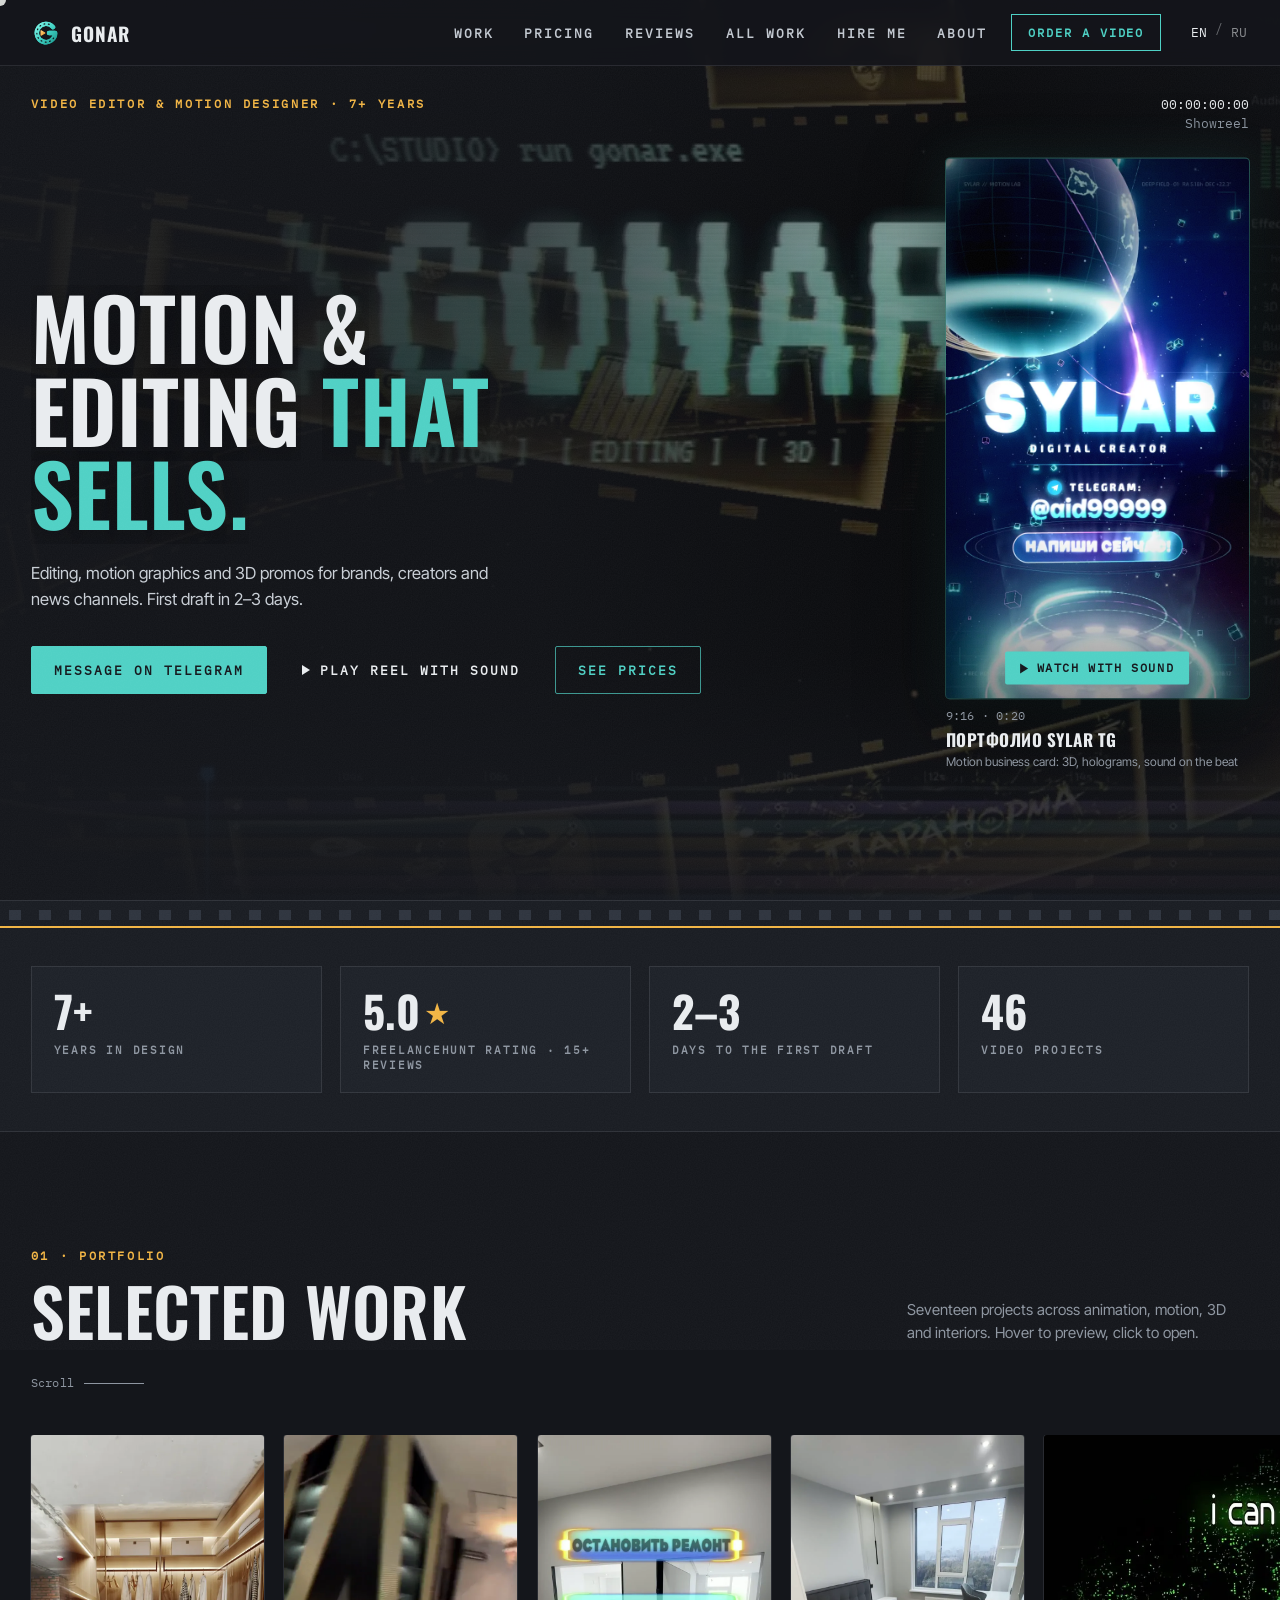
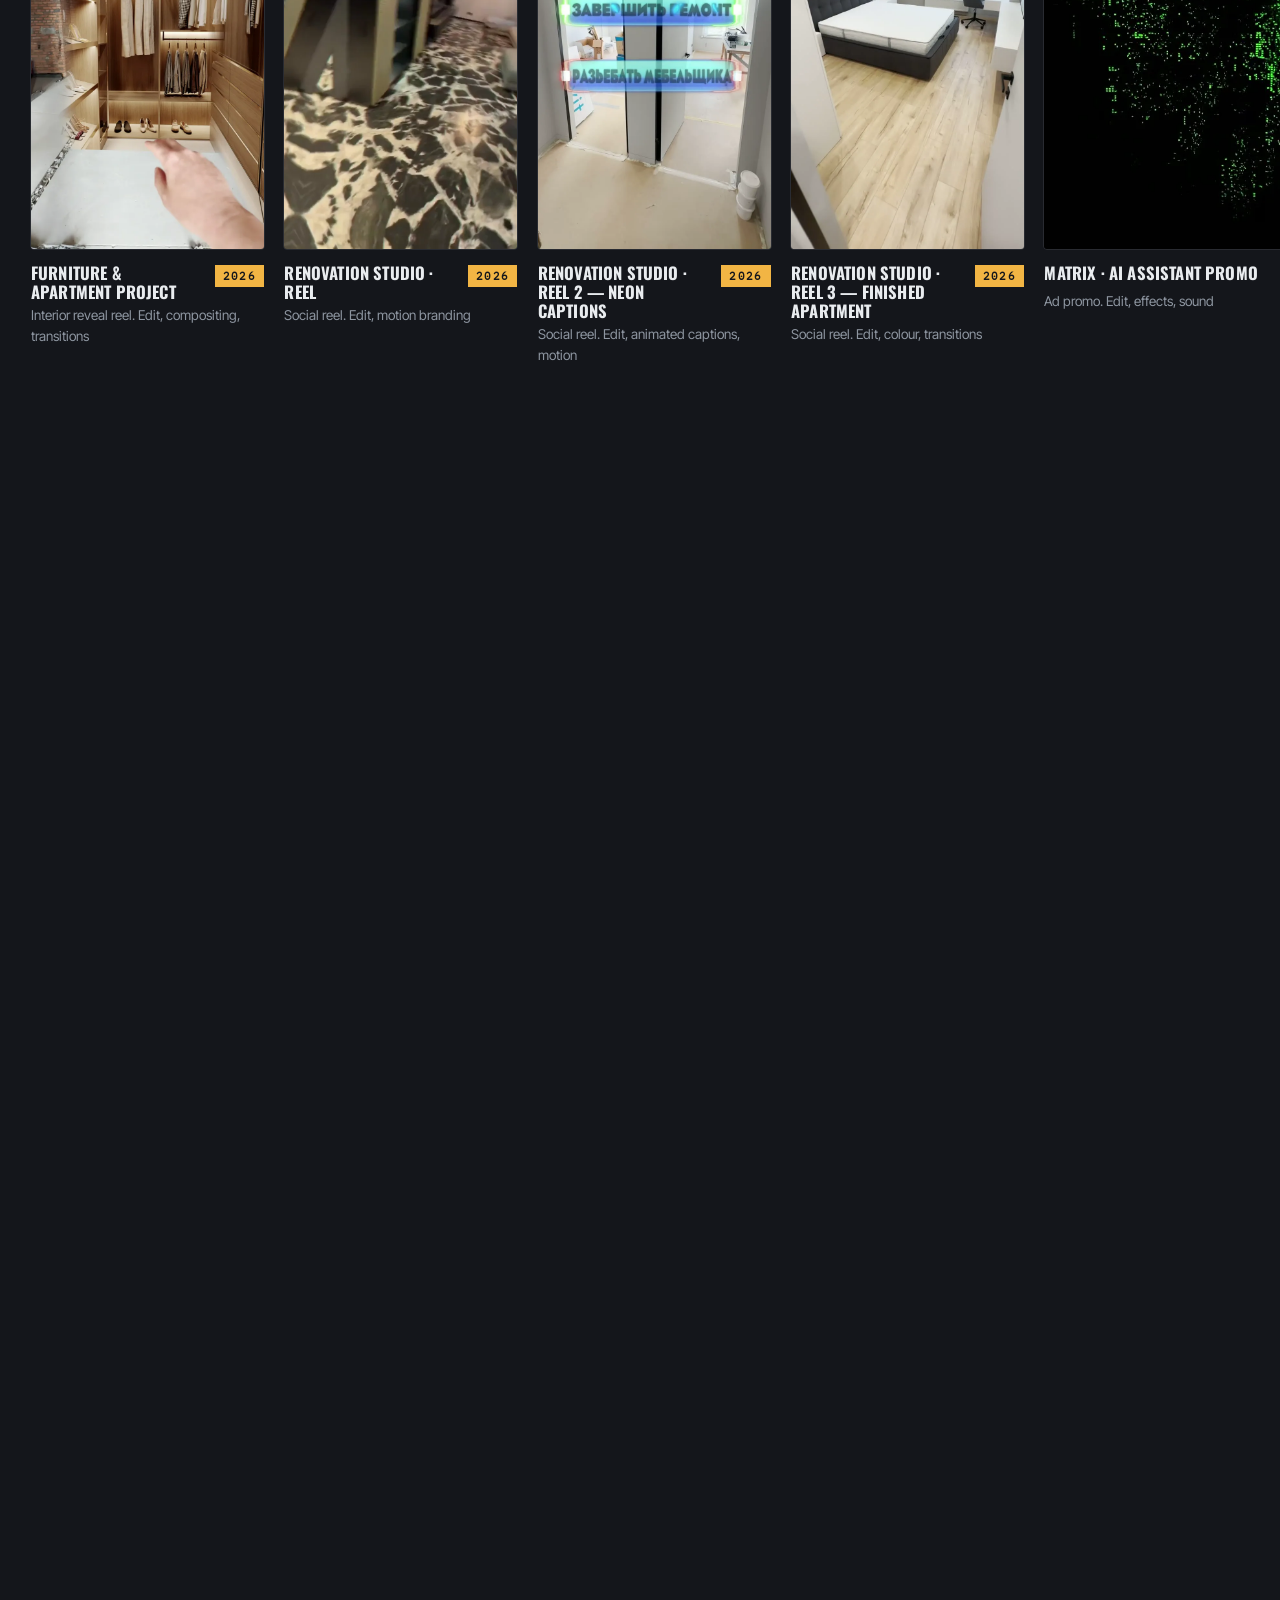
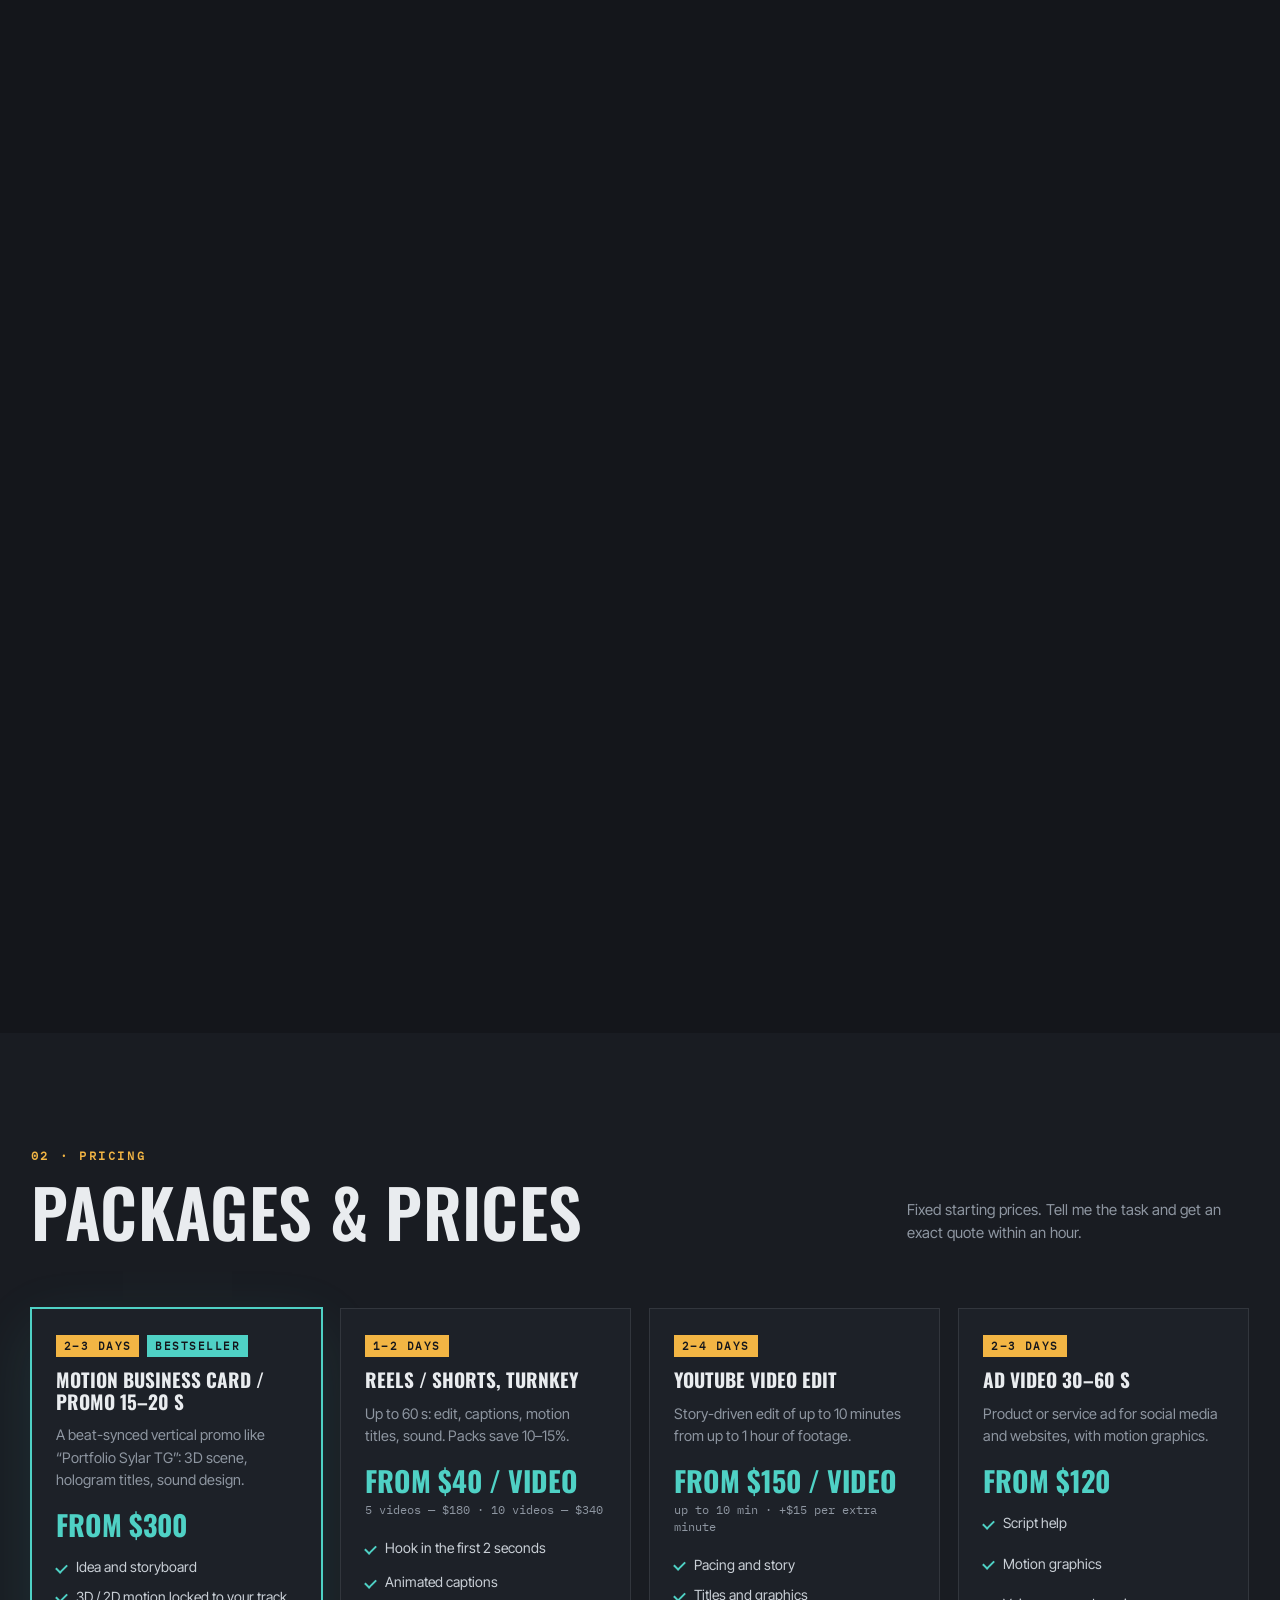
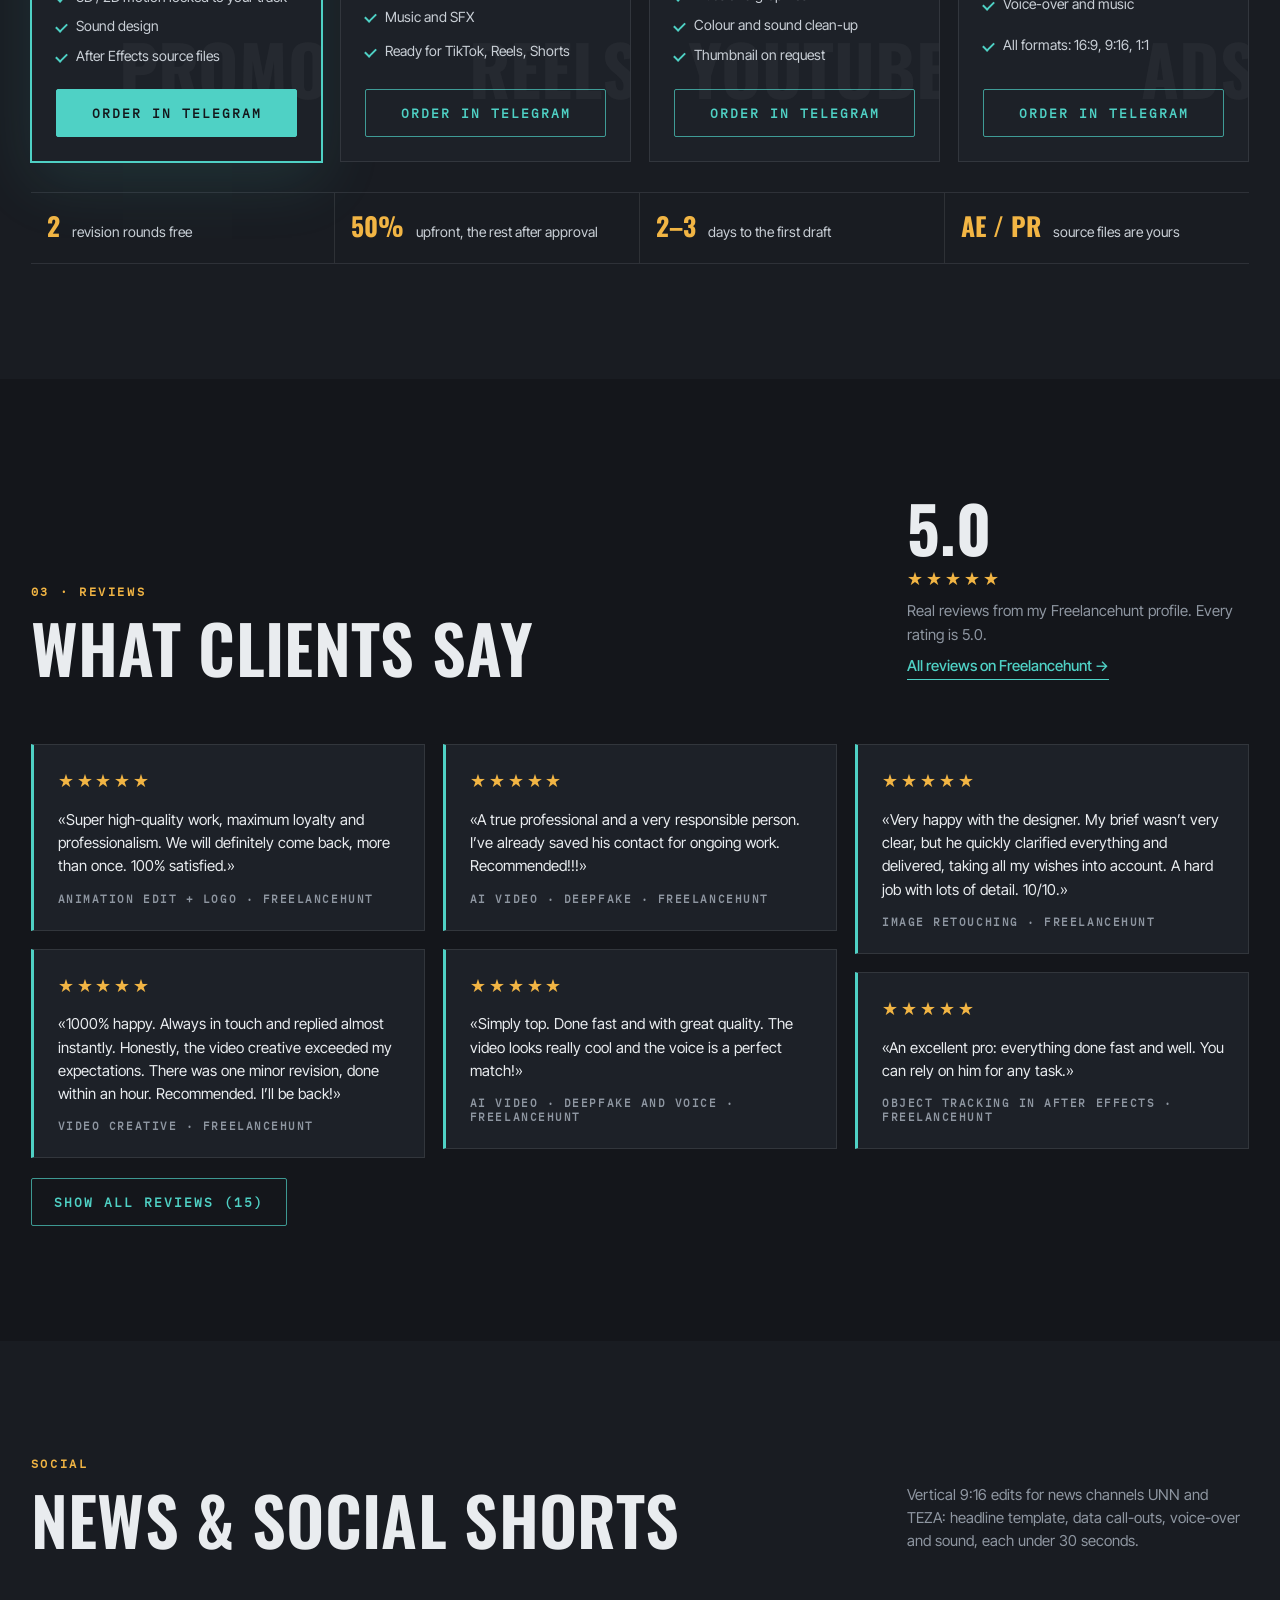
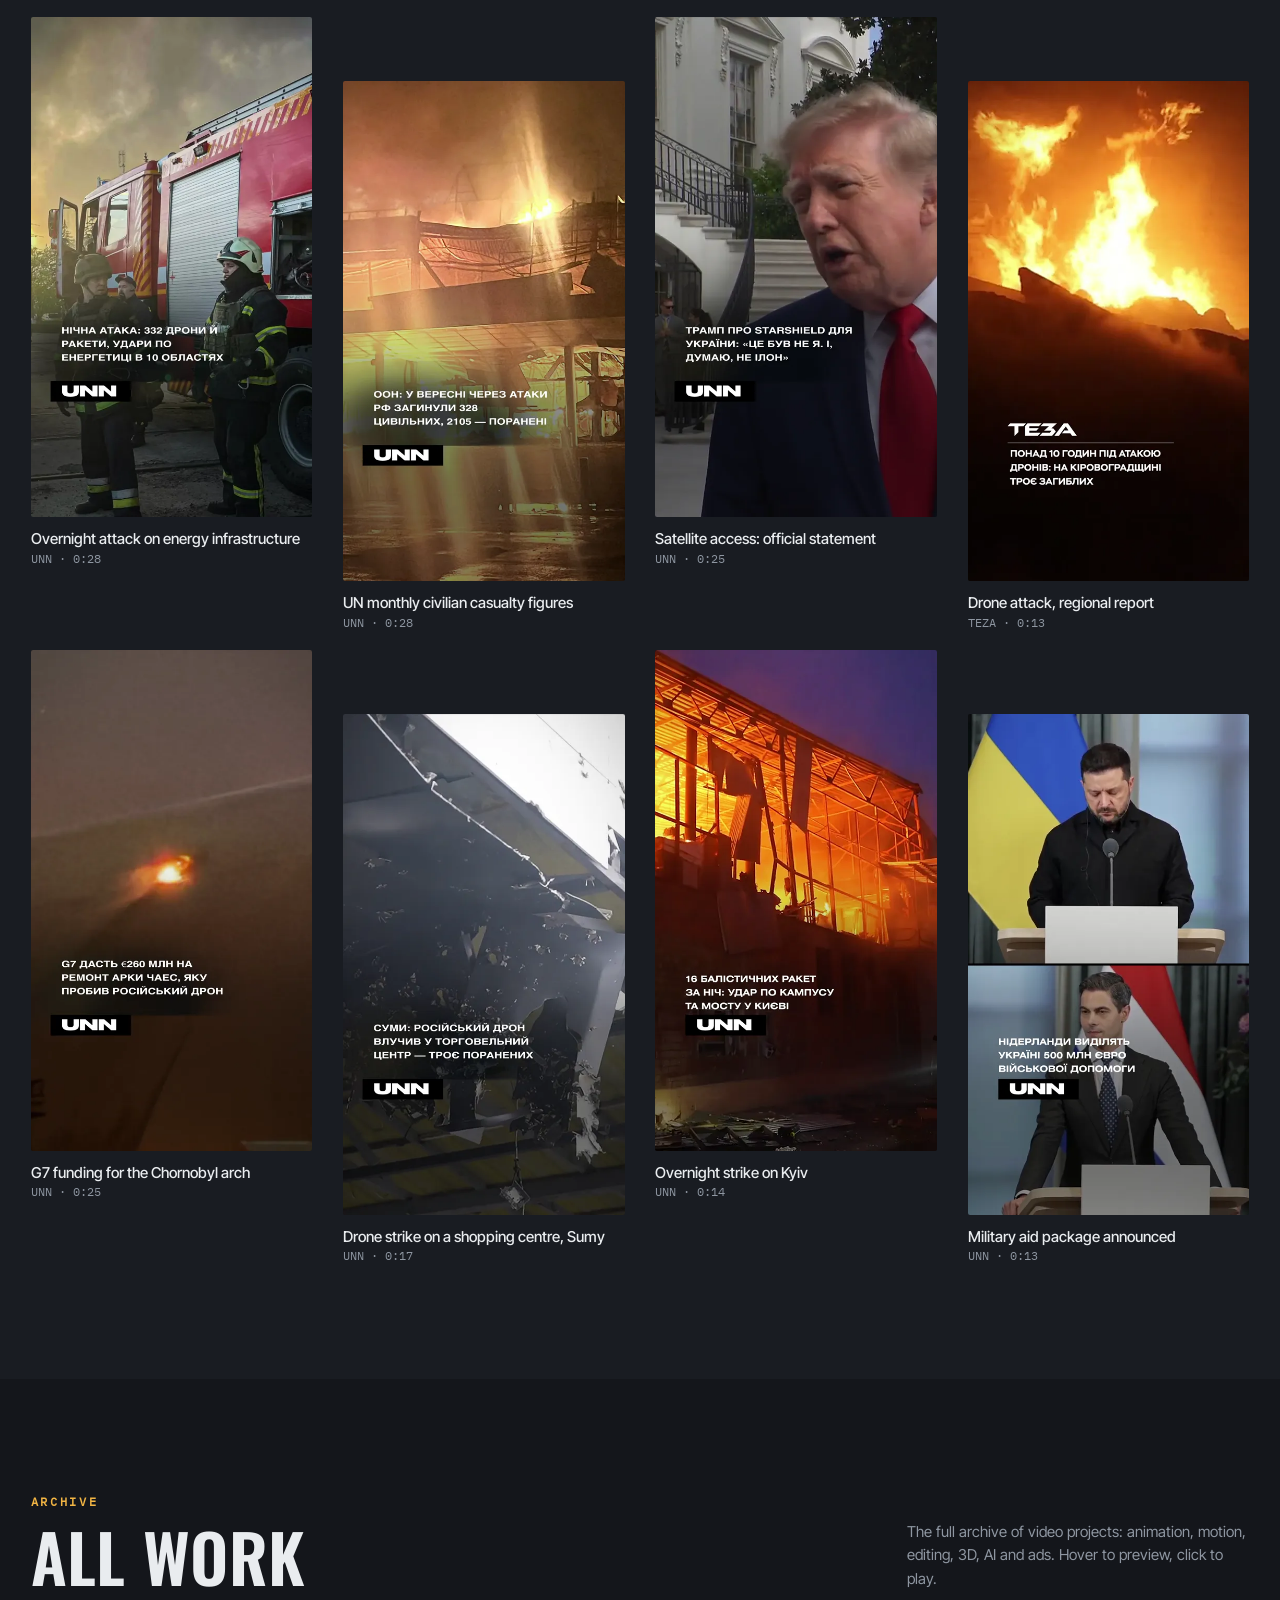
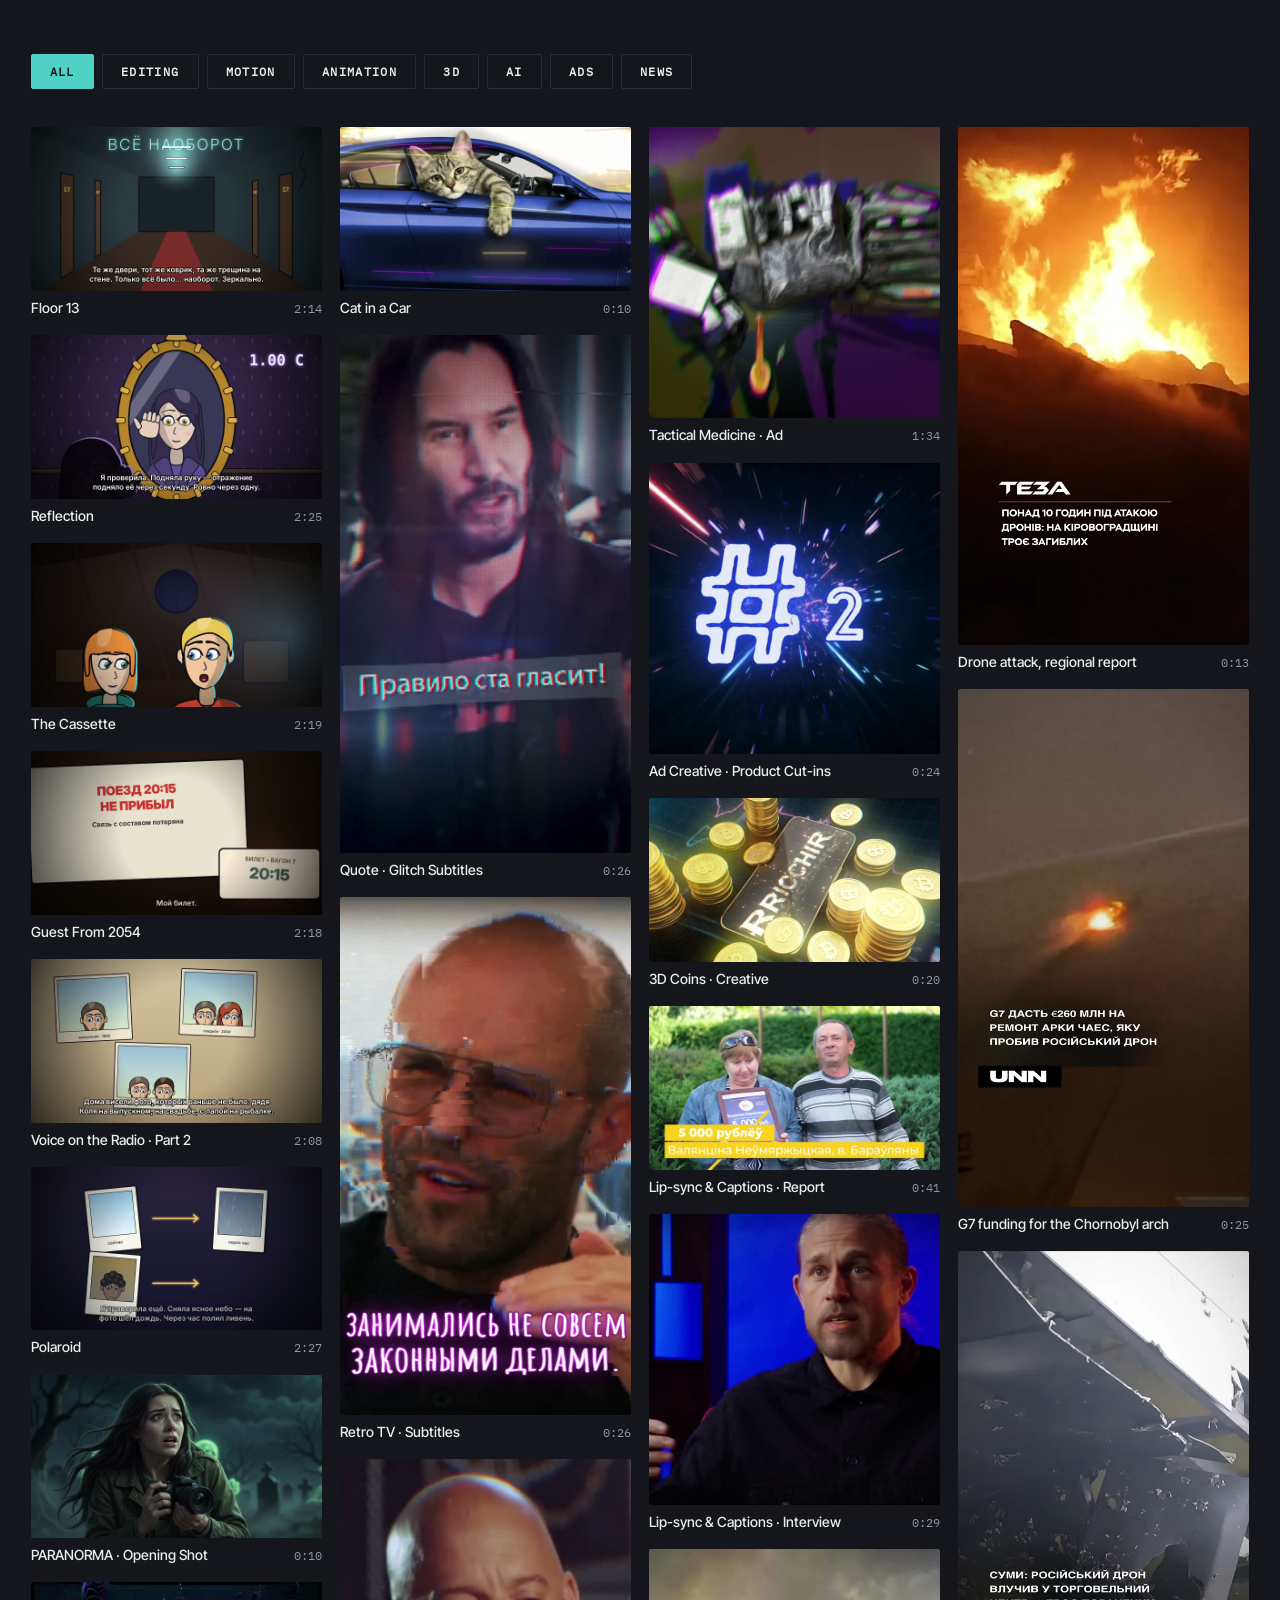
<file: index.html>
<!doctype html>
<html lang="en">
<head>
<meta charset="utf-8">
<meta name="viewport" content="width=device-width,initial-scale=1">
<title>GONAR — Video editor &amp; motion designer</title>
<meta name="description" content="Video editor and motion designer. Cinematic storytelling, motion graphics, news and social shorts, AI-assisted pipelines. Available for freelance projects.">
<meta name="theme-color" content="#151514">
<link rel="canonical" href="https://gonar777-prog.github.io/portfolio-pro/">
<meta property="og:url" content="https://gonar777-prog.github.io/portfolio-pro/">
<meta property="og:type" content="website">
<meta property="og:title" content="GONAR — Video editor &amp; motion designer">
<meta property="og:description" content="Cinematic storytelling, motion graphics, news and social shorts. Available for freelance projects.">
<meta property="og:image" content="https://gonar777-prog.github.io/portfolio-pro/media/img/og.jpg">
<meta property="og:image:width" content="1200"><meta property="og:image:height" content="630">
<meta name="twitter:card" content="summary_large_image">
<link rel="icon" type="image/svg+xml" href="favicon.svg?v=4"><link rel="icon" href="favicon.ico?v=4" sizes="any"><link rel="icon" type="image/png" sizes="32x32" href="favicon-32.png?v=4">
<link rel="apple-touch-icon" href="apple-touch-icon.png?v=4">
<link rel="preload" href="media/poster/GONAR_intro.webp" as="image">
<link rel="stylesheet" href="fonts/fonts.css">
<link rel="stylesheet" href="css/style.css">
</head>
<body class="is-loading">
<a class="skip-link" href="#work">Skip to content</a>
<svg width="0" height="0" style="position:absolute" aria-hidden="true"><defs>
  <linearGradient id="gmg" x1="0" y1="0" x2="1" y2="1"><stop offset="0" stop-color="#7cf3e6"/><stop offset=".55" stop-color="#3fcfc2"/><stop offset="1" stop-color="#1f9e93"/></linearGradient>
  <linearGradient id="amb" x1="0" y1="0" x2="1" y2="1"><stop offset="0" stop-color="#ffd27a"/><stop offset="1" stop-color="#f29a2e"/></linearGradient>
  <filter id="gl" x="-30%" y="-30%" width="160%" height="160%"><feGaussianBlur stdDeviation="1.6" result="b"/><feMerge><feMergeNode in="b"/><feMergeNode in="SourceGraphic"/></feMerge></filter>
  <symbol id="gmark" viewBox="0 0 64 64"><g filter="url(#gl)"><path d="M46.94 19.47A19.5 19.5 0 1 0 51.50 32.00H38.5" fill="none" stroke="url(#gmg)" stroke-width="9.5" stroke-linecap="round" stroke-linejoin="round"/></g>
<g fill="#12151a"><rect x="35.93" y="12.20" width="4.2" height="2.5" rx="1.25" transform="rotate(18.0 38.03 13.45)"/><rect x="26.51" y="11.55" width="4.2" height="2.5" rx="1.25" transform="rotate(-10.0 28.61 12.80)"/><rect x="17.89" y="15.38" width="4.2" height="2.5" rx="1.25" transform="rotate(-38.0 19.99 16.63)"/><rect x="12.09" y="22.82" width="4.2" height="2.5" rx="1.25" transform="rotate(-66.0 14.19 24.07)"/><rect x="10.45" y="32.11" width="4.2" height="2.5" rx="1.25" transform="rotate(-94.0 12.55 33.36)"/><rect x="13.36" y="41.08" width="4.2" height="2.5" rx="1.25" transform="rotate(-122.0 15.46 42.33)"/><rect x="20.15" y="47.64" width="4.2" height="2.5" rx="1.25" transform="rotate(-150.0 22.25 48.89)"/><rect x="29.22" y="50.24" width="4.2" height="2.5" rx="1.25" transform="rotate(-178.0 31.32 51.49)"/><rect x="38.45" y="48.28" width="4.2" height="2.5" rx="1.25" transform="rotate(-206.0 40.55 49.53)"/><rect x="45.68" y="42.21" width="4.2" height="2.5" rx="1.25" transform="rotate(-234.0 47.78 43.46)"/></g>
<path d="M21.4 27v10l8.2-5z" fill="url(#amb)" stroke="url(#amb)" stroke-width="2.2" stroke-linejoin="round"/></symbol></defs></svg>

<div class="intro" id="intro" aria-hidden="true">
  <div class="intro__tc"><span id="introTc">00:00:00:00</span></div>
  <div class="intro__name">GONAR</div>
  <button class="intro__skip" id="introSkip" type="button" data-i18n="skip">Skip</button>
  <div class="intro__bar"><i id="introBar"></i></div>
</div>

<header class="nav" id="nav">
  <a class="nav__logo" href="#top" aria-label="GONAR, top of page"><svg class="nav__mark" viewBox="0 0 64 64" aria-hidden="true"><use href="#gmark"/></svg><span>GONAR</span></a>
  <nav class="nav__links" id="navLinks" aria-label="Primary">
    <a href="#work" data-i18n="nav_work">Work</a>
    <a href="#pricing" data-i18n="nav_pricing">Pricing</a>
    <a href="#reviews" data-i18n="nav_reviews">Reviews</a>
    <a href="#archive" data-i18n="nav_all">All work</a>
    <a href="#hire" data-i18n="nav_hire">Hire me</a>
    <a href="#about" data-i18n="nav_about">About</a>
    <a class="nav__mcta" href="https://t.me/aid99999" target="_blank" rel="noopener" data-i18n="cta_order">Order a video</a>
  </nav>
  <a class="nav__cta" href="https://t.me/aid99999" target="_blank" rel="noopener" data-i18n="cta_order">Order a video</a>
  <div class="lang" role="group" aria-label="Language">
    <button type="button" data-lang="en" aria-pressed="true">EN</button><span aria-hidden="true">/</span><button type="button" data-lang="ru" aria-pressed="false">RU</button>
  </div>
  <button type="button" class="nav__burger" id="navBurger" aria-label="Menu" aria-expanded="false" aria-controls="navLinks"><i></i><i></i><i></i></button>
</header>

<main id="top">
<!-- HERO -->
<section class="hero" id="hero">
  <div class="hero__media">
    <video id="heroVideo" src="media/video/GONAR_intro.mp4" poster="media/poster/GONAR_intro.webp" autoplay muted loop playsinline preload="auto" aria-hidden="true"></video>
    <div class="hero__shade"></div>
  </div>
  <div class="hero__top">
    <p class="eyebrow" data-i18n="eb_hero">Video editor &amp; motion designer · 7+ years</p>
    <p class="hero__tc" aria-hidden="true"><span id="tc">00:00:00:00</span><span class="hero__tcl" data-i18n="reel_label">Showreel</span></p>
  </div>
  <div class="hero__main">
    <h1 class="hero__line serif" data-split data-i18n="hero_line">Motion &amp; editing that sells.</h1>
    <p class="hero__sub" data-i18n="hero_sub">Editing, motion graphics and 3D promos for brands, creators and news channels. First draft in 2–3 days.</p>
    <div class="hero__cta">
      <a class="btn btn--solid mag" href="https://t.me/aid99999" target="_blank" rel="noopener" data-cursor="Telegram"><span data-i18n="cta_tg">Message on Telegram</span></a>
      <button class="btn btn--ghost mag" id="reelBtn" type="button" data-cursor="Play"><i class="play" aria-hidden="true"></i><span data-i18n="cta_reel">Play reel with sound</span></button>
      <a class="btn mag" href="#pricing" data-cursor="Prices"><span data-i18n="cta_prices">See prices</span></a>
    </div>
  </div>
  <figure class="hero__card" id="vkCard">
    <video id="vkVideo" src="media/video/Portfolio_Sylar_TG.mp4" poster="media/poster/Portfolio_Sylar_TG.webp" autoplay muted loop playsinline preload="auto" aria-label="Портфолио Sylar TG"></video>
    <button class="hero__card-snd" id="vkSnd" type="button" aria-pressed="false" data-cursor="Sound"><i class="play" aria-hidden="true"></i><span id="vkSndT" data-i18n="vk_on">Watch with sound</span></button>
    <figcaption><span class="mono">9:16 · 0:20</span><b>Портфолио Sylar TG</b><span class="hero__card-cap" data-i18n="vk_cap">Motion business card: 3D, holograms, sound on the beat</span></figcaption>
  </figure>
  </section>

<div class="filmstrip" aria-hidden="true"></div>
<section class="strip" aria-label="Key facts">
  <div class="wrap strip__in">
    <div class="fact"><b>7+</b><span data-i18n="st_years">years in design</span></div>
    <a class="fact" href="#reviews"><b>5.0<i>★</i></b><span data-i18n="st_rating">Freelancehunt rating · 15+ reviews</span></a>
    <div class="fact"><b>2–3</b><span data-i18n="st_days">days to the first draft</span></div>
    <div class="fact"><b id="stVideo2">0</b><span data-i18n="st_videos">video projects</span></div>
  </div>
</section>

<!-- WORK -->
<section class="work" id="work" aria-labelledby="workH">
  <div class="work__pin" id="workPin">
    <div class="work__head wrap">
      <div><p class="eyebrow" data-i18n="eb_work">01 · Portfolio</p><h2 id="workH" class="h2 serif" data-split data-i18n="work_h">Selected work</h2></div>
      <p class="lede" data-i18n="work_s">Eleven projects across animation, motion and 3D. Hover to preview, click to open.</p>
      <p class="work__hint mono" aria-hidden="true"><span data-i18n="drag">Scroll</span> <i></i></p>
    </div>
    <div class="work__viewport"><ul class="work__track" id="workTrack"></ul></div>
  </div>
</section>

<!-- PRICING -->
<section class="pricing section" id="pricing" aria-labelledby="priceH">
  <div class="wrap">
    <div class="sec-head">
      <div><p class="eyebrow" data-i18n="eb_pricing">02 · Pricing</p><h2 id="priceH" class="h2 serif" data-split data-i18n="pricing_h">Packages &amp; prices</h2></div>
      <p class="lede" data-i18n="pricing_s"></p>
    </div>
    <ul class="prices" id="priceGrid"></ul>
    <ul class="terms" id="termsList"></ul>
  </div>
</section>

<!-- REVIEWS -->
<section class="reviews section" id="reviews" aria-labelledby="revH">
  <div class="wrap">
    <div class="sec-head">
      <div><p class="eyebrow" data-i18n="eb_reviews">03 · Reviews</p><h2 id="revH" class="h2 serif" data-split data-i18n="reviews_h">What clients say</h2></div>
      <div class="rev__score"><b>5.0</b><span class="stars" aria-label="5 of 5">★★★★★</span><p class="lede" data-i18n="reviews_s"></p>
        <a class="link" href="https://freelancehunt.com/freelancer/gonar.html#reviews" target="_blank" rel="noopener" data-i18n="reviews_all">All reviews on Freelancehunt →</a></div>
    </div>
    <ul class="revs" id="revGrid"></ul>
  </div>
</section>

<!-- SHORTS -->
<section class="shorts section" id="shorts" aria-labelledby="shortsH">
  <div class="wrap">
    <div class="sec-head">
      <div><p class="eyebrow" data-i18n="eb_shorts">Social</p><h2 id="shortsH" class="h2 serif" data-split data-i18n="shorts_h">News &amp; social shorts</h2></div>
      <p class="lede" data-i18n="shorts_s">Vertical 9:16 edits.</p>
    </div>
    <ul class="shorts__grid" id="shortsGrid"></ul>
  </div>
</section>

<!-- ARCHIVE -->
<section class="archive section" id="archive" aria-labelledby="archH">
  <div class="wrap">
    <div class="sec-head">
      <div><p class="eyebrow" data-i18n="eb_all">Archive</p><h2 id="archH" class="h2 serif" data-split data-i18n="archive_h">All work</h2></div>
      <p class="lede" data-i18n="archive_s"></p>
    </div>
    <div class="filters" id="archFilters" role="group" aria-label="Filter"></div>
    <ul class="masonry" id="archGrid"></ul>
  </div>
</section>

<!-- GALLERY -->
<section class="gallery section" id="gallery" aria-labelledby="galH">
  <div class="wrap">
    <div class="sec-head">
      <div><p class="eyebrow" data-i18n="eb_design">Design</p><h2 id="galH" class="h2 serif" data-split data-i18n="gallery_h">Design &amp; thumbnails</h2></div>
      <p class="lede" data-i18n="gallery_s"></p>
    </div>
    <div class="filters" id="galFilters" role="group" aria-label="Filter"></div>
    <ul class="masonry masonry--g" id="galGrid"></ul>
  </div>
</section>

<div class="marquee" aria-hidden="true"><div class="marquee__in" id="marquee"></div></div>
<section class="services section" id="services" aria-labelledby="servH">
  <div class="wrap grid">
    <h2 id="servH" class="h2 serif services__h" data-split data-i18n="services_h">What I do</h2>
    <ul class="services__list" id="servList"></ul>
  </div>
</section>

<!-- PROCESS -->
<section class="process section" id="process" aria-labelledby="procH">
  <div class="wrap">
    <div class="sec-head">
      <div><p class="eyebrow" data-i18n="eb_proc">Process</p><h2 id="procH" class="h2 serif" data-split data-i18n="process_h">How we work</h2></div>
      <p class="lede" data-i18n="process_s">Five steps, one point of contact.</p>
    </div>
    <ol class="process__list" id="procList"></ol>
  </div>
</section>

<!-- FAQ -->
<section class="faq section" id="faq" aria-labelledby="faqH">
  <div class="wrap grid">
    <div class="faq__h"><p class="eyebrow" data-i18n="eb_faq">04 · Terms</p><h2 id="faqH" class="h2 serif" data-split data-i18n="faq_h">How we work together</h2>
      <a class="btn btn--solid mag" href="https://t.me/aid99999" target="_blank" rel="noopener"><span data-i18n="cta_tg">Message on Telegram</span></a></div>
    <div class="faq__list" id="faqList"></div>
  </div>
</section>

<!-- TOOLS -->
<section class="tools section" id="tools" aria-labelledby="toolsH">
  <div class="wrap">
    <h2 id="toolsH" class="h2 serif" data-split data-i18n="tools_h">Tools I work with</h2>
    <div class="tgroups" id="toolGroups"></div>
  </div>
</section>

<!-- ABOUT -->
<section class="about section" id="about" aria-labelledby="aboutH">
  <div class="wrap grid">
    <h2 id="aboutH" class="h3 serif about__h" data-i18n="about_h">About</h2>
    <div class="about__body">
      <p class="about__big serif" data-split data-i18n="about_1"></p>
      <p class="about__p" data-i18n="about_2"></p>
      <a class="btn btn--solid mag about__pdf" data-pdf href="assets/docs/GONAR_Portfolio_EN.pdf" download target="_blank" rel="noopener"><span data-i18n="cta_pdf">Download portfolio (PDF)</span></a>
      <dl class="stats">
        <div><dt data-count="7" data-suf="+">0</dt><dd data-i18n="st_years">years in design</dd></div>
        <div><dt id="stVideo" data-count="45">0</dt><dd data-i18n="st_video">video projects</dd></div>
        <div><dt id="stDesign" data-count="57">0</dt><dd data-i18n="st_design">design works</dd></div>
        <div><dt data-count="8">0</dt><dd data-i18n="st_news">news shorts</dd></div>
      </dl>
    </div>
  </div>
  <div class="wrap exp">
    <h3 class="h3 serif" data-i18n="exp_h">Experience by field</h3>
    <ul class="exp__list" id="expList"></ul>
    <h3 class="h3 serif exp__h2" data-i18n="appr_h">Approach</h3>
    <ul class="appr" id="apprList"></ul>
  </div>
</section>

<!-- HIRE (for employers) -->
<section class="hire section" id="hire" aria-labelledby="hireH">
  <div class="wrap">
    <p class="eyebrow" data-i18n="eb_hire">For employers</p>
    <h2 id="hireH" class="h2 serif" data-i18n="hire_h">Open to a full-time role</h2>
    <p class="lede hire__s" data-i18n="hire_s"></p>
    <div class="hire__grid">
      <div class="hire__c"><span class="mono" data-i18n="hire_exp_l">Experience</span><b>7+</b><p data-i18n="hire_exp"></p></div>
      <div class="hire__c"><span class="mono" data-i18n="hire_ai_l">AI video</span><b>3</b><p data-i18n="hire_ai"></p></div>
      <div class="hire__c"><span class="mono" data-i18n="hire_lang_l">Languages</span><b>RU · UA · EN</b><p data-i18n="hire_lang"></p></div>
      <div class="hire__c"><span class="mono" data-i18n="hire_fmt_l">Format</span><b data-i18n="hire_fmt_b">Full-time</b><p data-i18n="hire_fmt"></p></div>
    </div>
    <div class="hire__cta">
      <a class="btn btn--solid mag" data-pdf href="assets/docs/GONAR_Portfolio_EN.pdf" download target="_blank" rel="noopener"><span data-i18n="hire_pdf">Download CV + portfolio (PDF)</span></a>
      <a class="btn mag" href="https://t.me/aid99999" target="_blank" rel="noopener"><span data-i18n="hire_tg">Invite to an interview</span></a>
    </div>
  </div>
</section>

<!-- CONTACT -->
<section class="contact section" id="contact" aria-labelledby="contactH">
  <div class="wrap">
    <h2 id="contactH" class="contact__h serif" data-split data-i18n="contact_h">Let’s make something worth watching.</h2>
    <p class="lede contact__s" data-i18n="contact_s"></p>
    <a class="contact__tg mag" href="https://t.me/aid99999" target="_blank" rel="noopener" data-cursor="Write"><span>@aid99999</span><svg viewBox="0 0 24 24" width="0.7em" height="0.7em" aria-hidden="true"><path d="M5 19L19 5M8 5h11v11" fill="none" stroke="currentColor" stroke-width="1.6"/></svg></a>
    <ul class="contact__list">
      <li><span class="mono">PDF</span><a data-pdf href="assets/docs/GONAR_Portfolio_EN.pdf" download target="_blank" rel="noopener" data-i18n="cta_pdf">Download portfolio (PDF)</a></li>
      <li><span class="mono">Email</span><a href="mailto:gonar777@gmail.com">gonar777@gmail.com</a><button type="button" class="copy" id="copyMail" data-i18n="email_copy">Copy email</button></li>
      <li><span class="mono">Freelancehunt</span><a href="https://freelancehunt.com/freelancer/gonar.html" target="_blank" rel="noopener" data-i18n="fl">Freelancehunt profile</a></li>
      <li><span class="mono">Portfolio</span><a href="https://gonar777-prog.github.io/portfolio/" target="_blank" rel="noopener" data-i18n="other_site">Creative space portfolio →</a></li>
    </ul>
  </div>
</section>
</main>

<footer class="foot">
  <div class="wrap foot__in"><span data-i18n="footer">© 2026 GONAR.</span><a href="https://gonar777-prog.github.io/portfolio/" target="_blank" rel="noopener" data-i18n="other_site">Creative space portfolio →</a><a href="#top" data-i18n="top">Back to top</a></div>
</footer>

<!-- CASE OVERLAY -->
<div class="case" id="case" role="dialog" aria-modal="true" aria-labelledby="caseTitle" hidden>
  <div class="case__scroll" id="caseScroll">
    <div class="case__bar wrap">
      <button type="button" class="case__back" id="caseBack"><span aria-hidden="true">←</span> <span data-i18n="back">Back to work</span></button>
      <span class="case__ch mono" id="caseCh"></span>
    </div>
    <div class="case__stage" id="caseStage"><video id="caseVideo" controls playsinline preload="metadata"></video></div>
    <div class="case__info wrap">
      <div class="case__tit"><p class="mono" id="caseType"></p><h2 id="caseTitle" class="serif"></h2><p class="case__line" id="caseLine"></p></div>
      <dl class="case__meta" id="caseMeta"></dl>
      <div class="case__txt" id="caseTxt"></div>
    </div>
    <button type="button" class="case__next wrap" id="caseNext"><span class="mono" data-i18n="next">Next project</span><span class="serif" id="caseNextT"></span></button>
  </div>
</div>

<!-- REEL LIGHTBOX -->
<div class="reel" id="reel" role="dialog" aria-modal="true" aria-label="Showreel" hidden>
  <button type="button" class="reel__x" id="reelX"><span data-i18n="close">Close</span></button>
  <video id="reelVideo" src="media/video/reel_full.mp4" controls playsinline preload="none"></video>
</div>

<div class="lb" id="lb" role="dialog" aria-modal="true" aria-label="Viewer" hidden>
  <button type="button" class="lb__x" id="lbX"><span data-i18n="close">Close</span></button>
  <button type="button" class="lb__n lb__n--p" id="lbP" aria-label="Previous">←</button>
  <button type="button" class="lb__n lb__n--n" id="lbN" aria-label="Next">→</button>
  <figure class="lb__f" id="lbF"><div class="lb__m" id="lbM"></div>
    <figcaption><h3 id="lbT"></h3><p id="lbD"></p><div class="lb__v" id="lbV"></div></figcaption></figure>
</div>

<div class="cursor" id="cursor" aria-hidden="true"><span id="cursorLabel"></span></div>
<div class="grain" aria-hidden="true"></div>

<script src="lib/gsap.min.js"></script>
<script src="lib/ScrollTrigger.min.js"></script>
<script src="lib/lenis.min.js"></script>
<script src="js/content.js"></script>
<script src="js/archive.js"></script>
<script src="js/gallery.js"></script>
<script src="js/main.js"></script>
</body>
</html>
</file>
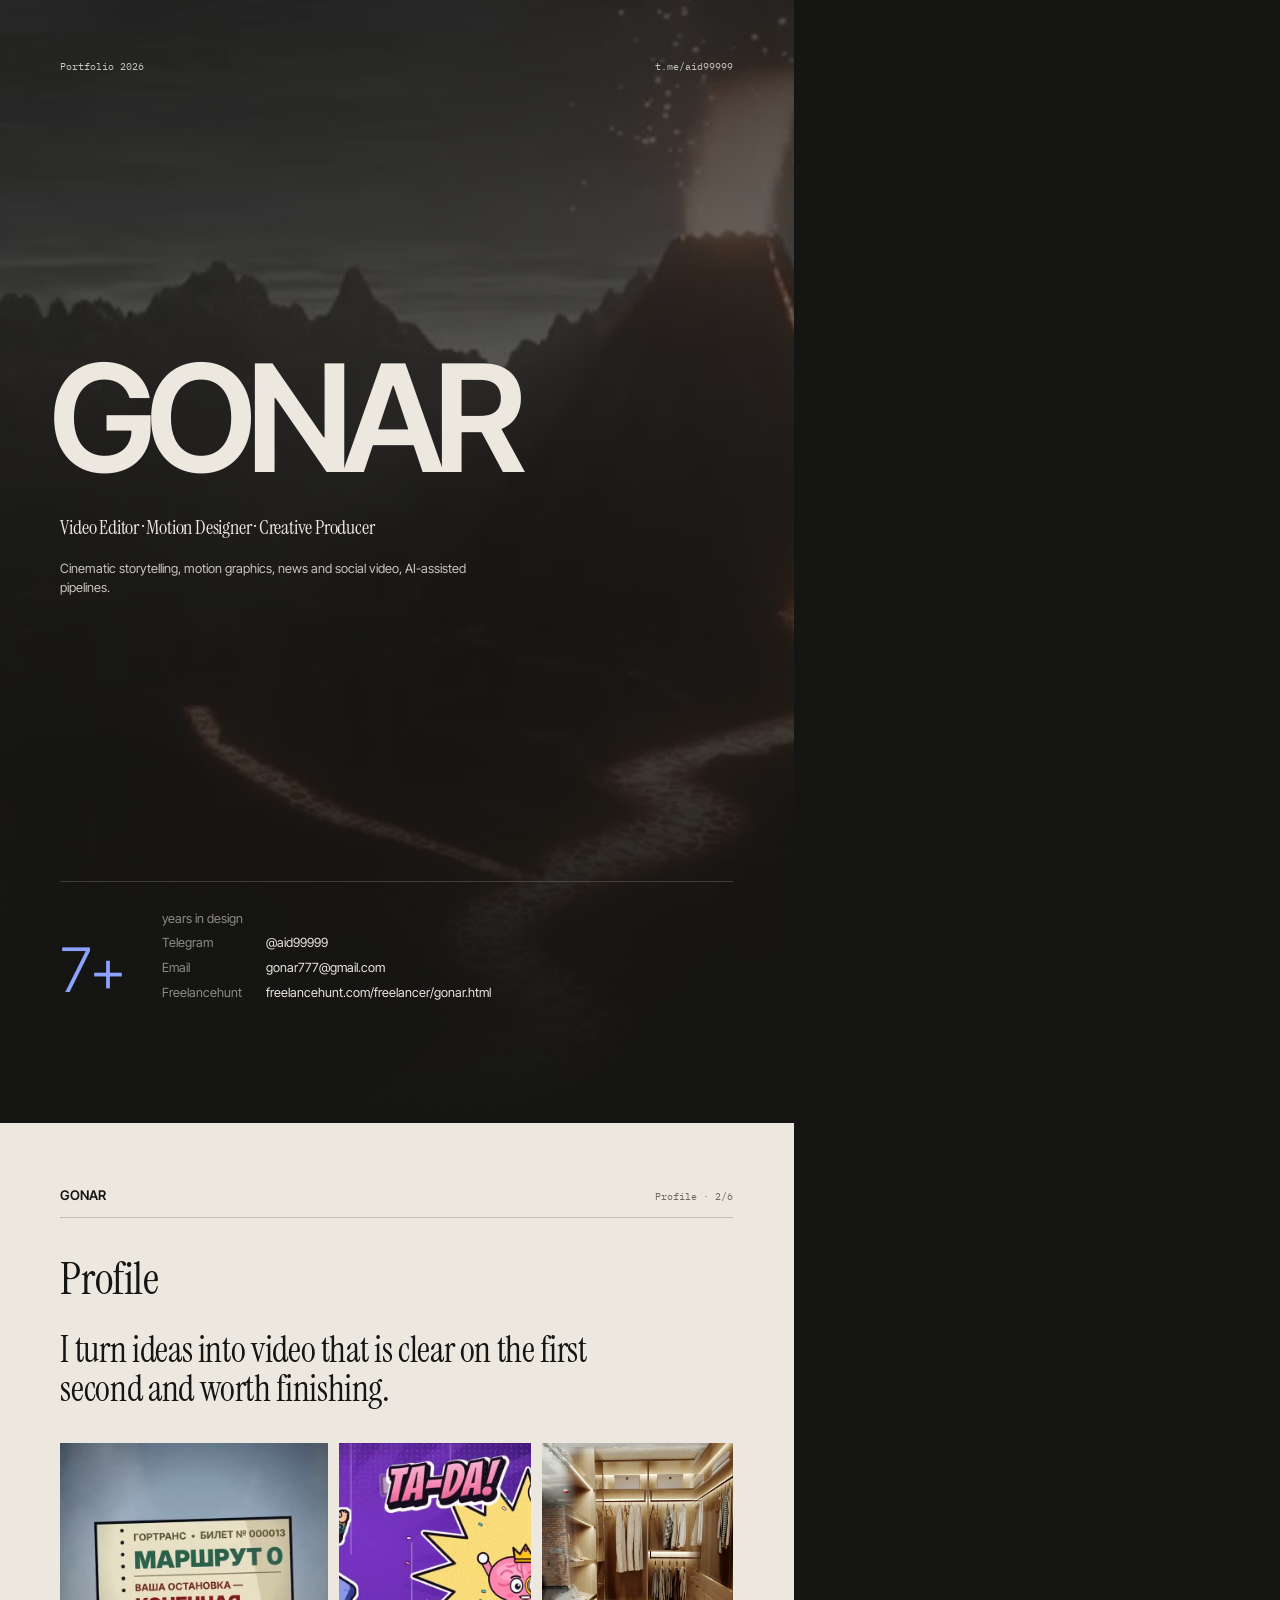
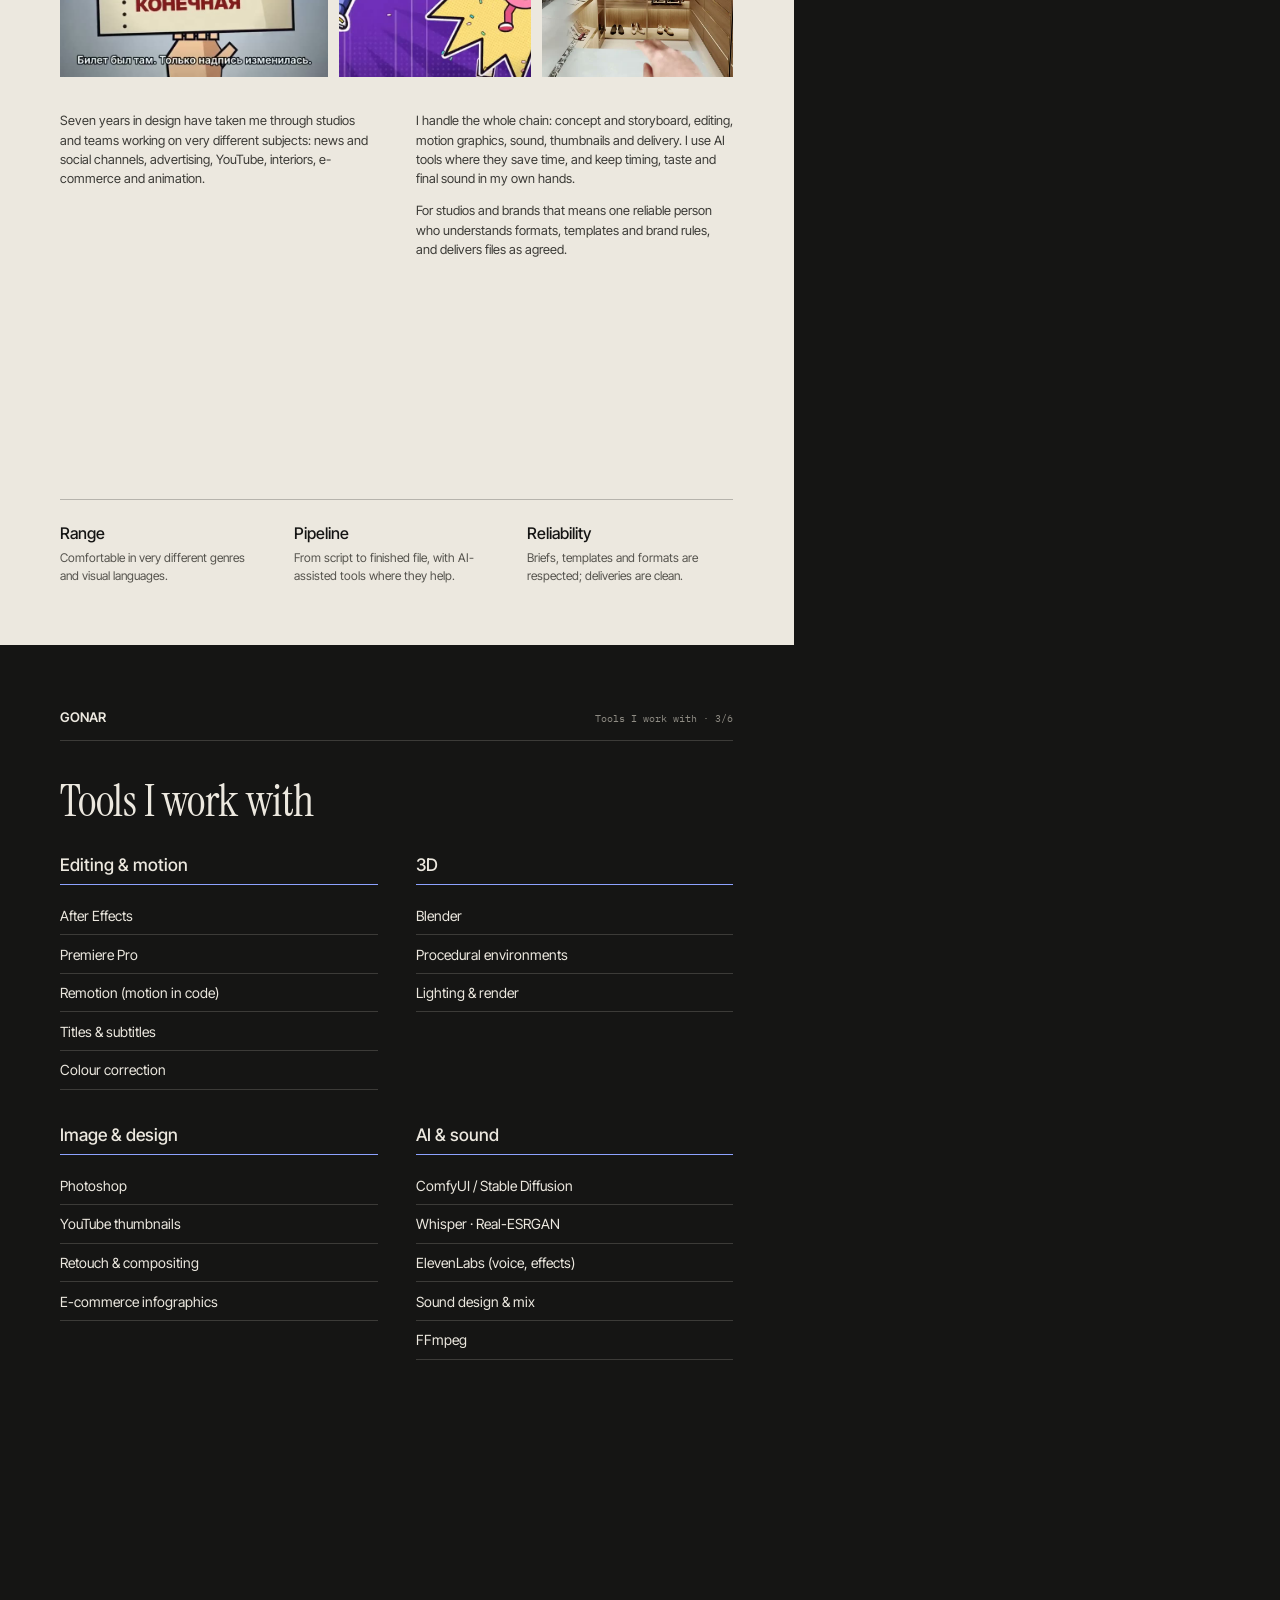
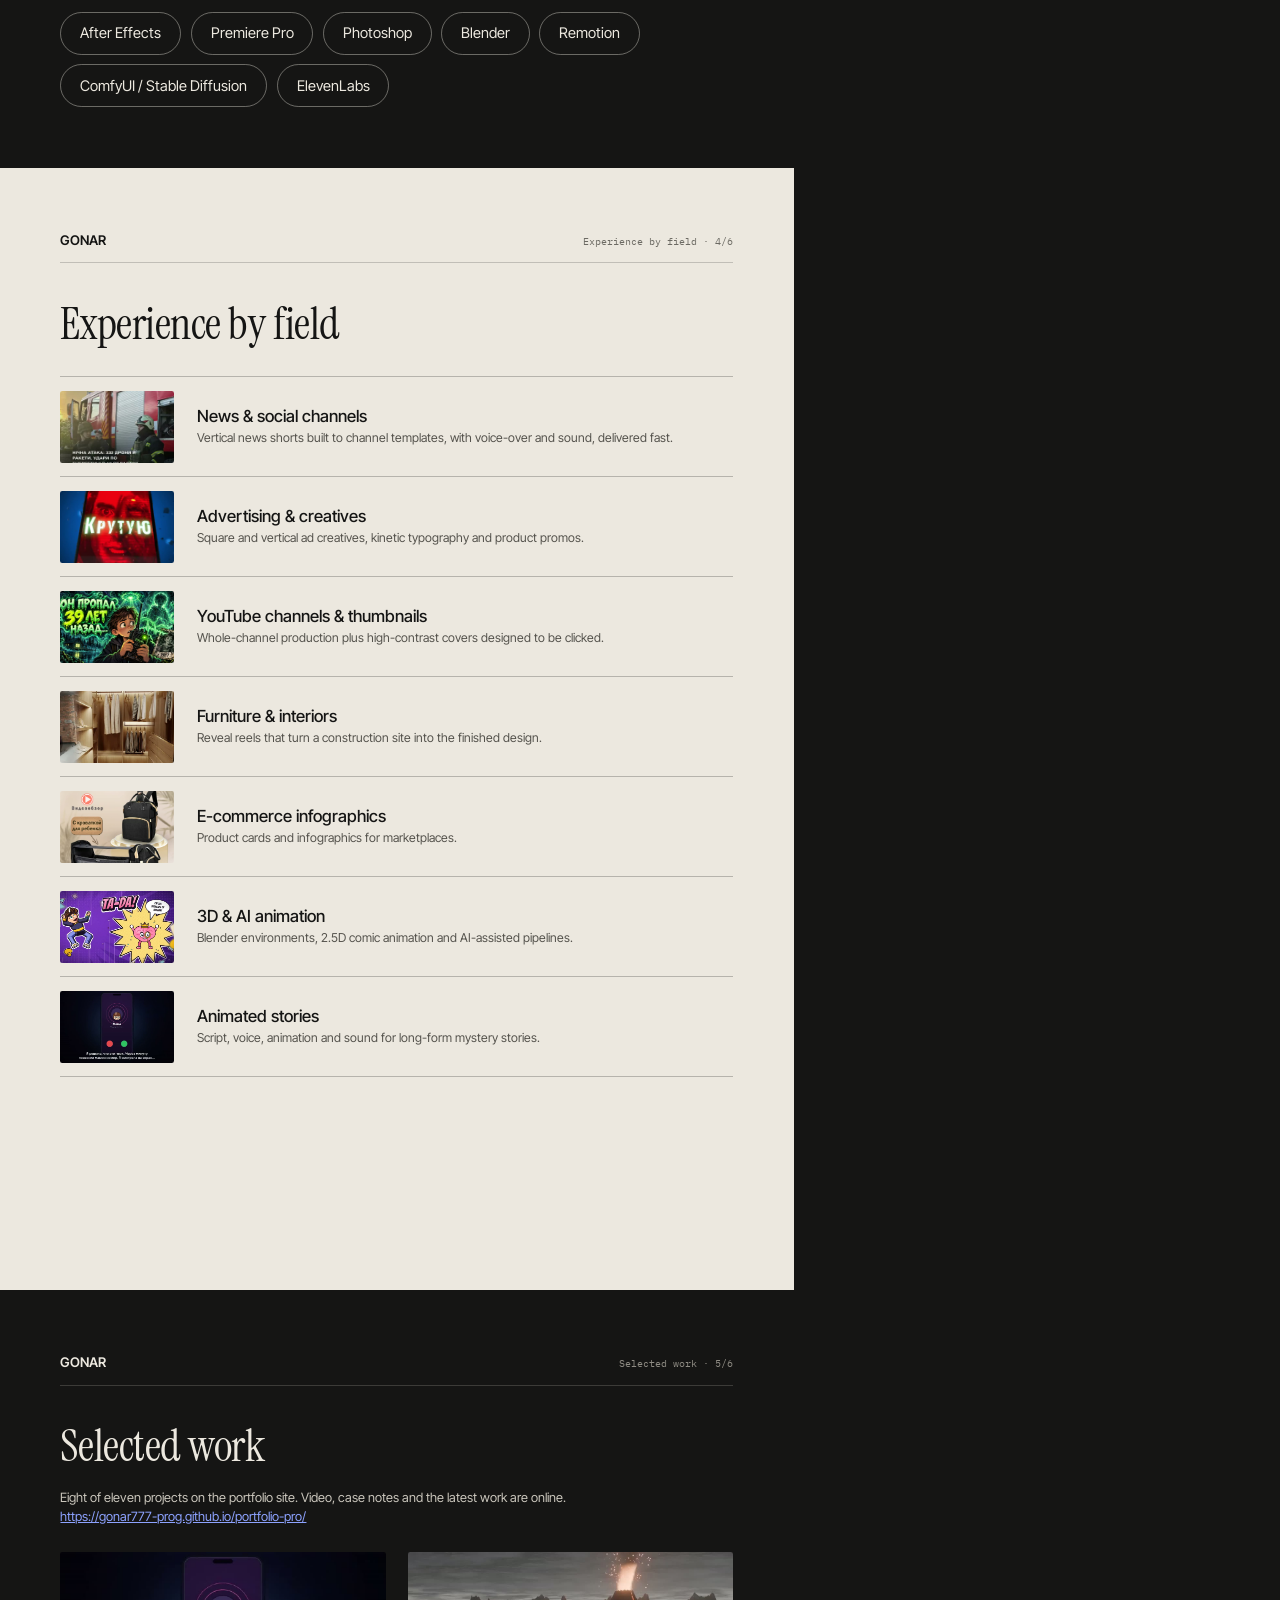
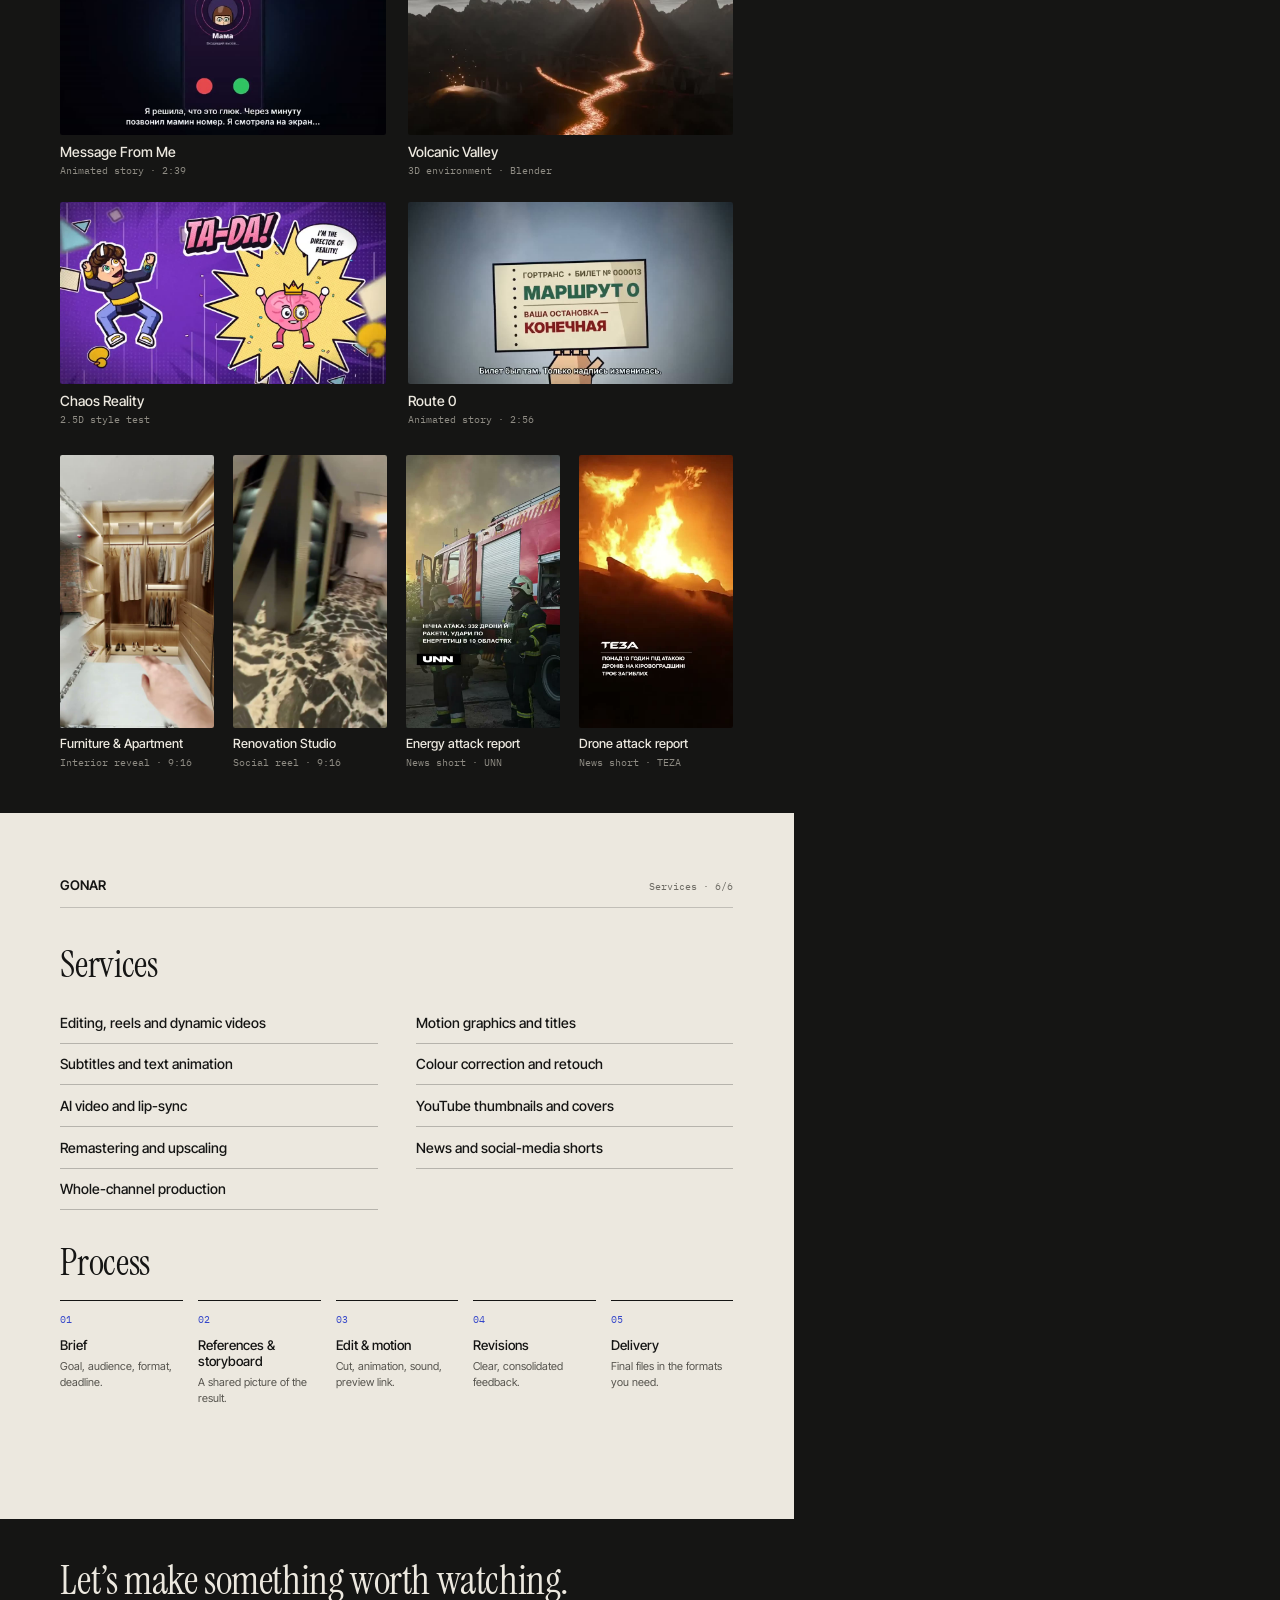
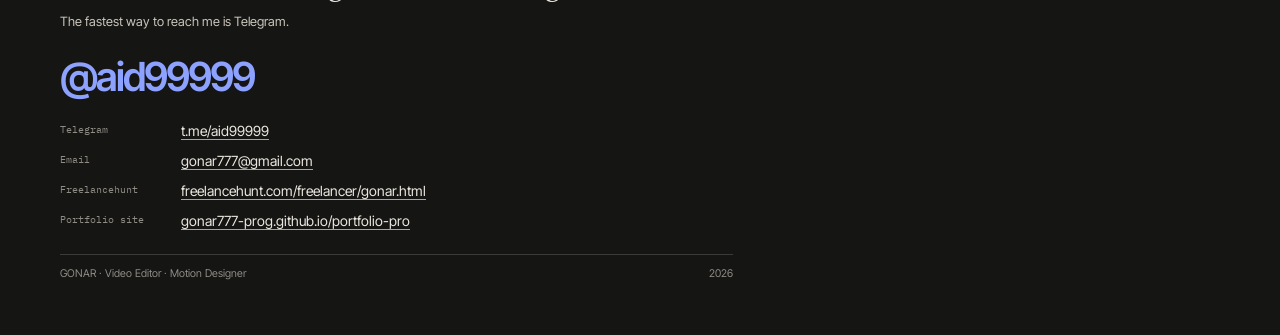
<file: doc_src/portfolio_en.html>
<!doctype html><html lang="en" class="en"><head><meta charset="utf-8"><title>GONAR Portfolio EN</title><style>
@font-face{font-family:'Inter Tight';font-weight:300;src:url('../fonts/d96a3a63.ttf')}
@font-face{font-family:'Inter Tight';font-weight:400;src:url('../fonts/71d1c35d.ttf')}
@font-face{font-family:'Inter Tight';font-weight:500;src:url('../fonts/7f6eefa6.ttf')}
@font-face{font-family:'Inter Tight';font-weight:600;src:url('../fonts/ae138b5c.ttf')}
@font-face{font-family:'Instrument Serif';src:url('../fonts/90405699.ttf')}
@font-face{font-family:'IBM Plex Mono';src:url('../fonts/9d122504.ttf')}
@page{size:A4;margin:0}
:root{--ink:#151514;--ink2:#1d1d1b;--paper:#ece8df;--mute:#8f8c84;--acc:#8da2ff;--accd:#3446c9;--line:rgba(236,232,223,.18)}
*{box-sizing:border-box;margin:0;padding:0}
html{-webkit-print-color-adjust:exact;print-color-adjust:exact}
body{font:400 9.6pt/1.5 'Inter Tight',sans-serif;background:var(--ink);color:var(--paper)}
.page{width:210mm;height:297mm;position:relative;overflow:hidden;page-break-after:always;break-after:page;padding:17mm 16mm 16mm;display:flex;flex-direction:column}
.page:last-child{page-break-after:auto;break-after:auto}
.light{background:var(--paper);color:var(--ink)}
.dark{background:var(--ink)}
.serif{font-family:'Instrument Serif','Times New Roman',serif;font-weight:400;letter-spacing:-.01em}
.ru .serif{font-family:'Inter Tight',sans-serif;font-weight:300;letter-spacing:-.035em}
.mono{font:400 7.5pt/1.4 'IBM Plex Mono',monospace;color:var(--mute)}
.light .mono{color:#6c6a63}
.head{display:flex;justify-content:space-between;align-items:baseline;border-bottom:.3mm solid var(--line);padding-bottom:3.5mm;margin-bottom:10mm}
.light .head{border-color:rgba(21,21,20,.2)}
.head b{font:600 10pt 'Inter Tight'}
h2{font-size:34pt;line-height:1;margin-bottom:8mm}
img{display:block;width:100%;height:100%;object-fit:cover}
/* cover */
.cover{padding:0;justify-content:space-between}
.cover__img{position:absolute;inset:0}
.cover__img img{opacity:.55;filter:saturate(.85)}
.cover__img::after{content:"";position:absolute;inset:0;background:linear-gradient(180deg,rgba(21,21,20,.55) 0%,rgba(21,21,20,.25) 35%,rgba(21,21,20,.92) 85%,var(--ink) 100%)}
.cover>*:not(.cover__img){position:relative;z-index:1}
.cover__top{padding:16mm 16mm 0;display:flex;justify-content:space-between}
.cover__mid{padding:0 16mm}
.cover__word{font:600 112pt/.8 'Inter Tight';letter-spacing:-.065em;margin-left:-3mm}
.cover__role{font-size:15pt;margin-top:10mm;max-width:130mm;line-height:1.25;font-weight:400}
.cover__sub{color:#c9c5bb;max-width:110mm;margin-top:5mm}
.cover__bot{padding:0 16mm 16mm;display:grid;grid-template-columns:auto 1fr;gap:10mm;align-items:end;border-top:.3mm solid var(--line);padding-top:7mm;margin:0 16mm 0;padding-inline:0}
.yrs{font:300 46pt/1 'Inter Tight';letter-spacing:-.05em;color:var(--acc)}
.cover__bot dl{display:grid;grid-template-columns:auto 1fr;gap:1.5mm 6mm;font-size:9.5pt}
.cover__bot dt{color:var(--mute)}
.cover{padding-bottom:16mm}
/* profile */
.big{font-size:27pt;line-height:1.08;max-width:160mm;margin-bottom:9mm}
.ru .big{font-size:23pt}
.cols{columns:2;column-gap:10mm;color:#3b3a36}
.cols p{margin-bottom:3.5mm;break-inside:avoid}
.pv{display:grid;grid-template-columns:repeat(3,1fr);gap:7mm;margin-top:auto;border-top:.3mm solid rgba(21,21,20,.25);padding-top:6mm}
.pv h3{font:500 12pt 'Inter Tight';margin-bottom:1.5mm}
.pv p{color:#55534d;font-size:9pt}
.pimg{height:62mm;display:grid;grid-template-columns:1.4fr 1fr 1fr;gap:3mm;margin-bottom:9mm}
/* skills */
.sk{display:grid;grid-template-columns:1fr 1fr;gap:9mm 10mm}
.sk h3{font:500 13pt 'Inter Tight';padding-bottom:2.5mm;border-bottom:.3mm solid var(--acc);margin-bottom:3mm}
.sk li{list-style:none;padding:2.2mm 0;border-bottom:.2mm solid var(--line);font-size:10.5pt}
.tools{display:flex;flex-wrap:wrap;gap:2.5mm;margin-top:auto}
.tools span{border:.3mm solid rgba(236,232,223,.4);border-radius:10mm;padding:2.5mm 5mm;font-size:11pt}
/* experience */
.ex{display:grid;gap:0;border-top:.3mm solid rgba(21,21,20,.25)}
.ex__i{display:grid;grid-template-columns:30mm 1fr;gap:6mm;padding:3.6mm 0;border-bottom:.3mm solid rgba(21,21,20,.25);align-items:center}
.ex__i .im{height:19mm;overflow:hidden;border-radius:.6mm;background:#ddd}
.ex__i h3{font:500 12.5pt 'Inter Tight';margin-bottom:.8mm}
.ex__i p{color:#55534d;font-size:9.2pt}
/* works */
.wk{display:grid;grid-template-columns:1fr 1fr;gap:6mm 6mm}
.wk .im{aspect-ratio:16/9;overflow:hidden;border-radius:.6mm;background:var(--ink2)}
.wk h3{font:500 10.5pt 'Inter Tight';margin-top:2mm}
.wkv{display:grid;grid-template-columns:repeat(4,1fr);gap:5mm;margin-top:7mm}
.wkv .im{aspect-ratio:9/16;overflow:hidden;border-radius:.6mm;background:var(--ink2)}
.wkv h3{font:500 9.5pt/1.25 'Inter Tight';margin-top:2mm}
.lede{color:#c9c5bb;max-width:140mm;margin:-3mm 0 7mm}
/* services */
.svc{display:grid;grid-template-columns:1fr 1fr;gap:0 10mm;margin-bottom:9mm}
.svc li{list-style:none;padding:2.6mm 0;border-bottom:.2mm solid rgba(21,21,20,.25);font-size:10.5pt;font-weight:500}
.pr{display:grid;grid-template-columns:repeat(5,1fr);gap:4mm;margin-bottom:auto}
.pr div{border-top:.5mm solid var(--ink);padding-top:3mm}
.pr h3{font:500 10pt/1.2 'Inter Tight';margin-bottom:1.2mm}
.pr p{font-size:8.2pt;color:#55534d}
.pr .n{font:400 7.5pt 'IBM Plex Mono';color:var(--accd);display:block;margin-bottom:3mm}
.contact{margin:0 -16mm -16mm;padding:11mm 16mm 14mm;background:var(--ink);color:var(--paper);margin-top:9mm}
.contact h2{font-size:30pt;margin-bottom:3mm;max-width:150mm}
.contact .s{color:#c9c5bb;margin-bottom:7mm}
.ct{display:grid;grid-template-columns:28mm 1fr;gap:2.4mm 4mm;font-size:10.5pt}
.ct dt{font:400 7.8pt/1.9 'IBM Plex Mono';color:var(--mute)}
.ct a{color:var(--paper);text-decoration:none;border-bottom:.2mm solid var(--acc)}
.big-tg{font:600 30pt/1 'Inter Tight';letter-spacing:-.05em;margin-bottom:6mm;color:var(--acc)}
.foot{display:flex;justify-content:space-between;margin-top:6mm;color:var(--mute);font-size:8pt;border-top:.3mm solid var(--line);padding-top:3mm}
</style></head><body class="en"><section class="page cover dark">
 <div class="cover__img"><img src="img/volcano.jpg" alt=""></div>
 <div class="cover__top"><span class="mono" style="color:#c9c5bb">Portfolio 2026</span><span class="mono" style="color:#c9c5bb">t.me/aid99999</span></div>
 <div class="cover__mid"><div class="cover__word">GONAR</div><p class="cover__role serif">Video Editor · Motion Designer · Creative Producer</p><p class="cover__sub">Cinematic storytelling, motion graphics, news and social video, AI-assisted pipelines.</p></div>
 <div class="cover__bot"><div class="yrs">7+</div>
  <dl><dt>years in design</dt><dd></dd><dt>Telegram</dt><dd>@aid99999</dd><dt>Email</dt><dd>gonar777@gmail.com</dd><dt>Freelancehunt</dt><dd>freelancehunt.com/freelancer/gonar.html</dd></dl></div>
</section><section class="page light"><div class="head"><b>GONAR</b><span class="mono">Profile · 2/6</span></div>
 <h2 class="serif">Profile</h2><p class="big serif">I turn ideas into video that is clear on the first second and worth finishing.</p>
 <div class="pimg"><div style="overflow:hidden"><img src="img/marshrut0.jpg" alt=""></div><div style="overflow:hidden"><img src="img/chaos.jpg" alt=""></div><div style="overflow:hidden"><img src="img/mebel.jpg" alt=""></div></div>
 <div class="cols"><p>Seven years in design have taken me through studios and teams working on very different subjects: news and social channels, advertising, YouTube, interiors, e-commerce and animation.</p><p>I handle the whole chain: concept and storyboard, editing, motion graphics, sound, thumbnails and delivery. I use AI tools where they save time, and keep timing, taste and final sound in my own hands.</p><p>For studios and brands that means one reliable person who understands formats, templates and brand rules, and delivers files as agreed.</p></div><div class="pv"><div><h3>Range</h3><p>Comfortable in very different genres and visual languages.</p></div><div><h3>Pipeline</h3><p>From script to finished file, with AI-assisted tools where they help.</p></div><div><h3>Reliability</h3><p>Briefs, templates and formats are respected; deliveries are clean.</p></div></div></section><section class="page dark"><div class="head"><b>GONAR</b><span class="mono">Tools I work with · 3/6</span></div><h2 class="serif">Tools I work with</h2><div class="sk"><div><h3>Editing & motion</h3><ul><li>After Effects</li><li>Premiere Pro</li><li>Remotion (motion in code)</li><li>Titles & subtitles</li><li>Colour correction</li></ul></div><div><h3>3D</h3><ul><li>Blender</li><li>Procedural environments</li><li>Lighting & render</li></ul></div><div><h3>Image & design</h3><ul><li>Photoshop</li><li>YouTube thumbnails</li><li>Retouch & compositing</li><li>E-commerce infographics</li></ul></div><div><h3>AI & sound</h3><ul><li>ComfyUI / Stable Diffusion</li><li>Whisper · Real-ESRGAN</li><li>ElevenLabs (voice, effects)</li><li>Sound design & mix</li><li>FFmpeg</li></ul></div></div><div class="tools"><span>After Effects</span><span>Premiere Pro</span><span>Photoshop</span><span>Blender</span><span>Remotion</span><span>ComfyUI / Stable Diffusion</span><span>ElevenLabs</span></div></section><section class="page light"><div class="head"><b>GONAR</b><span class="mono">Experience by field · 4/6</span></div><h2 class="serif">Experience by field</h2><div class="ex"><div class="ex__i"><div class="im"><img src="img/u4.jpg" alt=""></div><div><h3>News & social channels</h3><p>Vertical news shorts built to channel templates, with voice-over and sound, delivered fast.</p></div></div><div class="ex__i"><div class="im"><img src="img/telefon.jpg" alt=""></div><div><h3>Advertising & creatives</h3><p>Square and vertical ad creatives, kinetic typography and product promos.</p></div></div><div class="ex__i"><div class="im"><img src="img/th_missing39.jpg" alt=""></div><div><h3>YouTube channels & thumbnails</h3><p>Whole-channel production plus high-contrast covers designed to be clicked.</p></div></div><div class="ex__i"><div class="im"><img src="img/mebel.jpg" alt=""></div><div><h3>Furniture & interiors</h3><p>Reveal reels that turn a construction site into the finished design.</p></div></div><div class="ex__i"><div class="im"><img src="img/bag1.jpg" alt=""></div><div><h3>E-commerce infographics</h3><p>Product cards and infographics for marketplaces.</p></div></div><div class="ex__i"><div class="im"><img src="img/chaos.jpg" alt=""></div><div><h3>3D & AI animation</h3><p>Blender environments, 2.5D comic animation and AI-assisted pipelines.</p></div></div><div class="ex__i"><div class="im"><img src="img/soobshenie.jpg" alt=""></div><div><h3>Animated stories</h3><p>Script, voice, animation and sound for long-form mystery stories.</p></div></div></div></section><section class="page dark"><div class="head"><b>GONAR</b><span class="mono">Selected work · 5/6</span></div><h2 class="serif">Selected work</h2><p class="lede">Eight of eleven projects on the portfolio site. Video, case notes and the latest work are online. <br><a href="https://gonar777-prog.github.io/portfolio-pro/" style="color:var(--acc)">https://gonar777-prog.github.io/portfolio-pro/</a></p><div class="wk"><div><div class="im"><img src="img/soobshenie.jpg" alt=""></div><h3>Message From Me</h3><span class="mono">Animated story · 2:39</span></div><div><div class="im"><img src="img/volcano.jpg" alt=""></div><h3>Volcanic Valley</h3><span class="mono">3D environment · Blender</span></div><div><div class="im"><img src="img/chaos.jpg" alt=""></div><h3>Chaos Reality</h3><span class="mono">2.5D style test</span></div><div><div class="im"><img src="img/marshrut0.jpg" alt=""></div><h3>Route 0</h3><span class="mono">Animated story · 2:56</span></div></div><div class="wkv"><div><div class="im"><img src="img/mebel.jpg" alt=""></div><h3>Furniture & Apartment</h3><span class="mono">Interior reveal · 9:16</span></div><div><div class="im"><img src="img/remont1.jpg" alt=""></div><h3>Renovation Studio</h3><span class="mono">Social reel · 9:16</span></div><div><div class="im"><img src="img/u4.jpg" alt=""></div><h3>Energy attack report</h3><span class="mono">News short · UNN</span></div><div><div class="im"><img src="img/tz3.jpg" alt=""></div><h3>Drone attack report</h3><span class="mono">News short · TEZA</span></div></div></section><section class="page light"><div class="head"><b>GONAR</b><span class="mono">Services · 6/6</span></div>
 <h2 class="serif" style="font-size:28pt;margin-bottom:5mm">Services</h2><ul class="svc"><li>Editing, reels and dynamic videos</li><li>Motion graphics and titles</li><li>Subtitles and text animation</li><li>Colour correction and retouch</li><li>AI video and lip-sync</li><li>YouTube thumbnails and covers</li><li>Remastering and upscaling</li><li>News and social-media shorts</li><li>Whole-channel production</li></ul>
 <h2 class="serif" style="font-size:28pt;margin-bottom:5mm">Process</h2><div class="pr"><div><span class="n">01</span><h3>Brief</h3><p>Goal, audience, format, deadline.</p></div><div><span class="n">02</span><h3>References & storyboard</h3><p>A shared picture of the result.</p></div><div><span class="n">03</span><h3>Edit & motion</h3><p>Cut, animation, sound, preview link.</p></div><div><span class="n">04</span><h3>Revisions</h3><p>Clear, consolidated feedback.</p></div><div><span class="n">05</span><h3>Delivery</h3><p>Final files in the formats you need.</p></div></div>
 <div class="contact"><h2 class="serif">Let’s make something worth watching.</h2><p class="s">The fastest way to reach me is Telegram.</p>
  <div class="big-tg">@aid99999</div>
  <dl class="ct"><dt>Telegram</dt><dd><a href="https://t.me/aid99999">t.me/aid99999</a></dd><dt>Email</dt><dd><a href="mailto:gonar777@gmail.com">gonar777@gmail.com</a></dd><dt>Freelancehunt</dt><dd><a href="https://freelancehunt.com/freelancer/gonar.html">freelancehunt.com/freelancer/gonar.html</a></dd><dt>Portfolio site</dt><dd><a href="https://gonar777-prog.github.io/portfolio-pro/">gonar777-prog.github.io/portfolio-pro</a></dd></dl>
  <div class="foot"><span>GONAR · Video Editor · Motion Designer</span><span>2026</span></div></div></section></body></html>
</file>
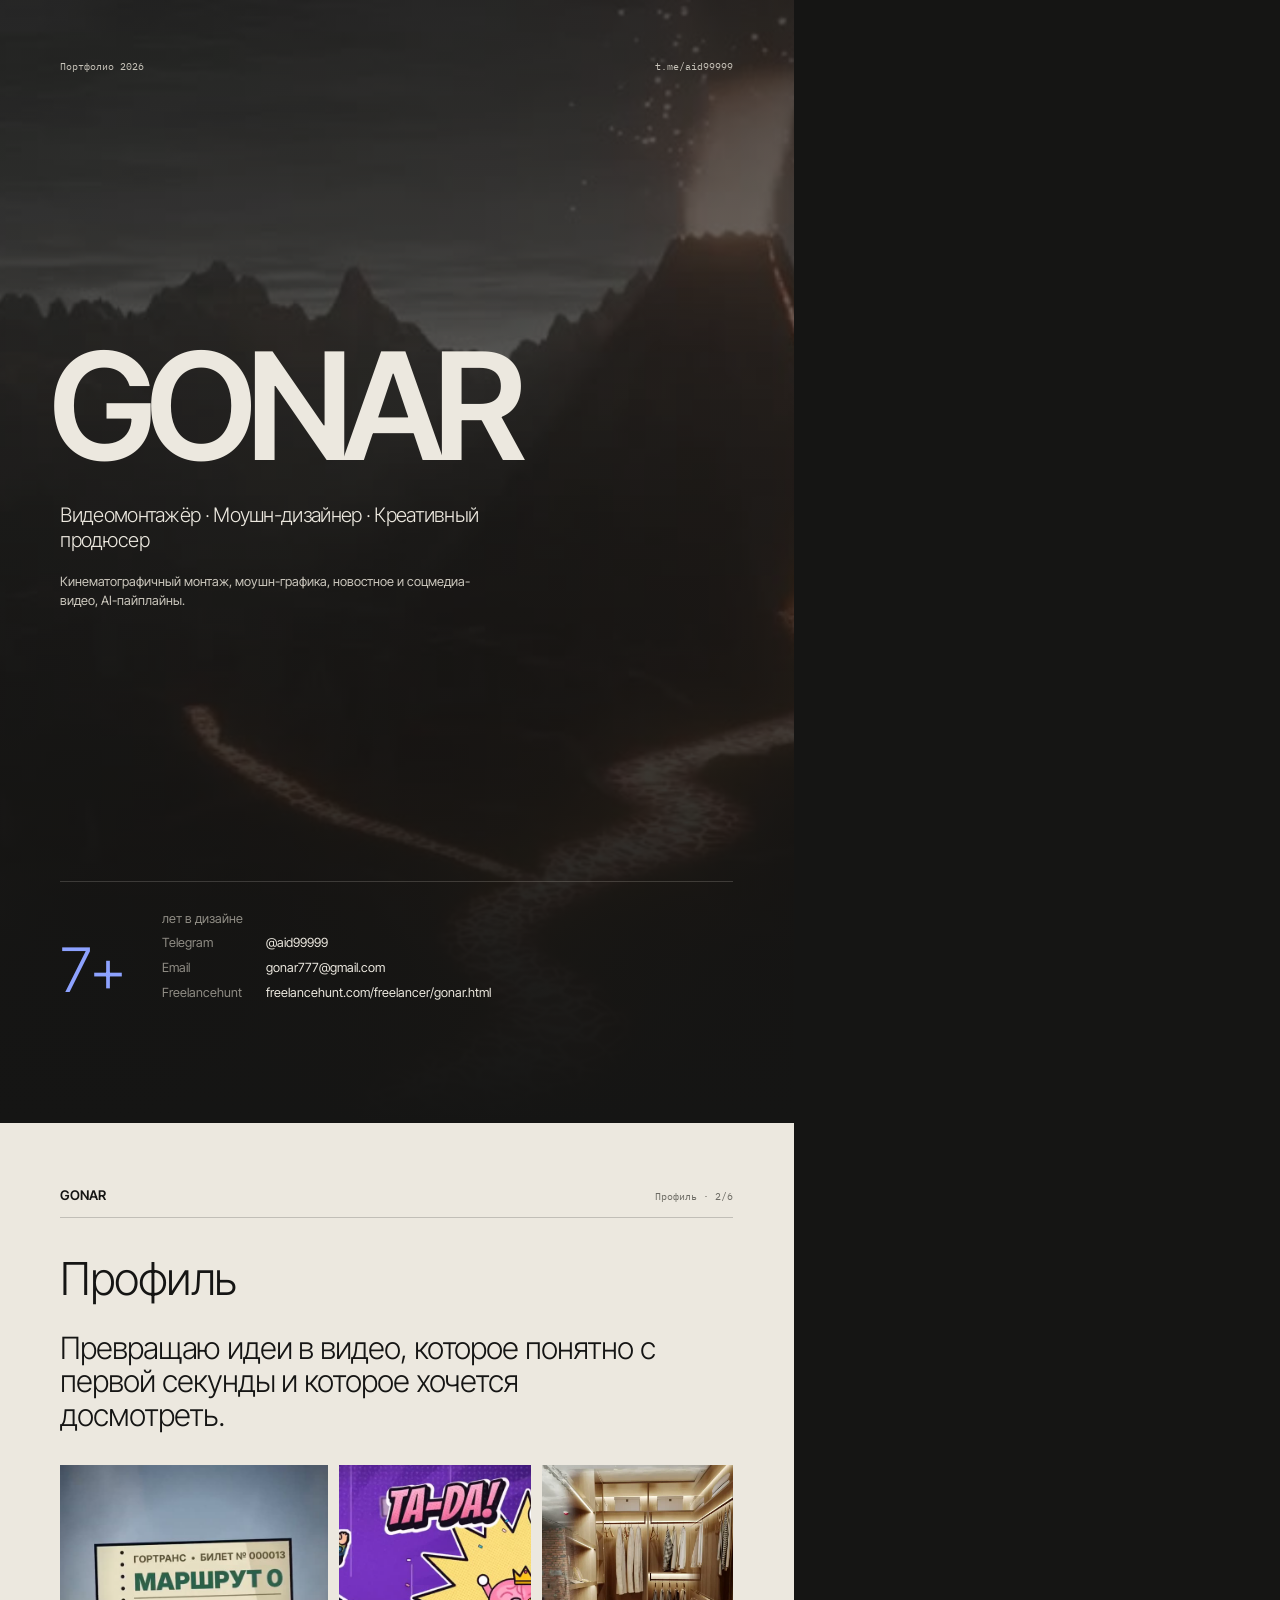
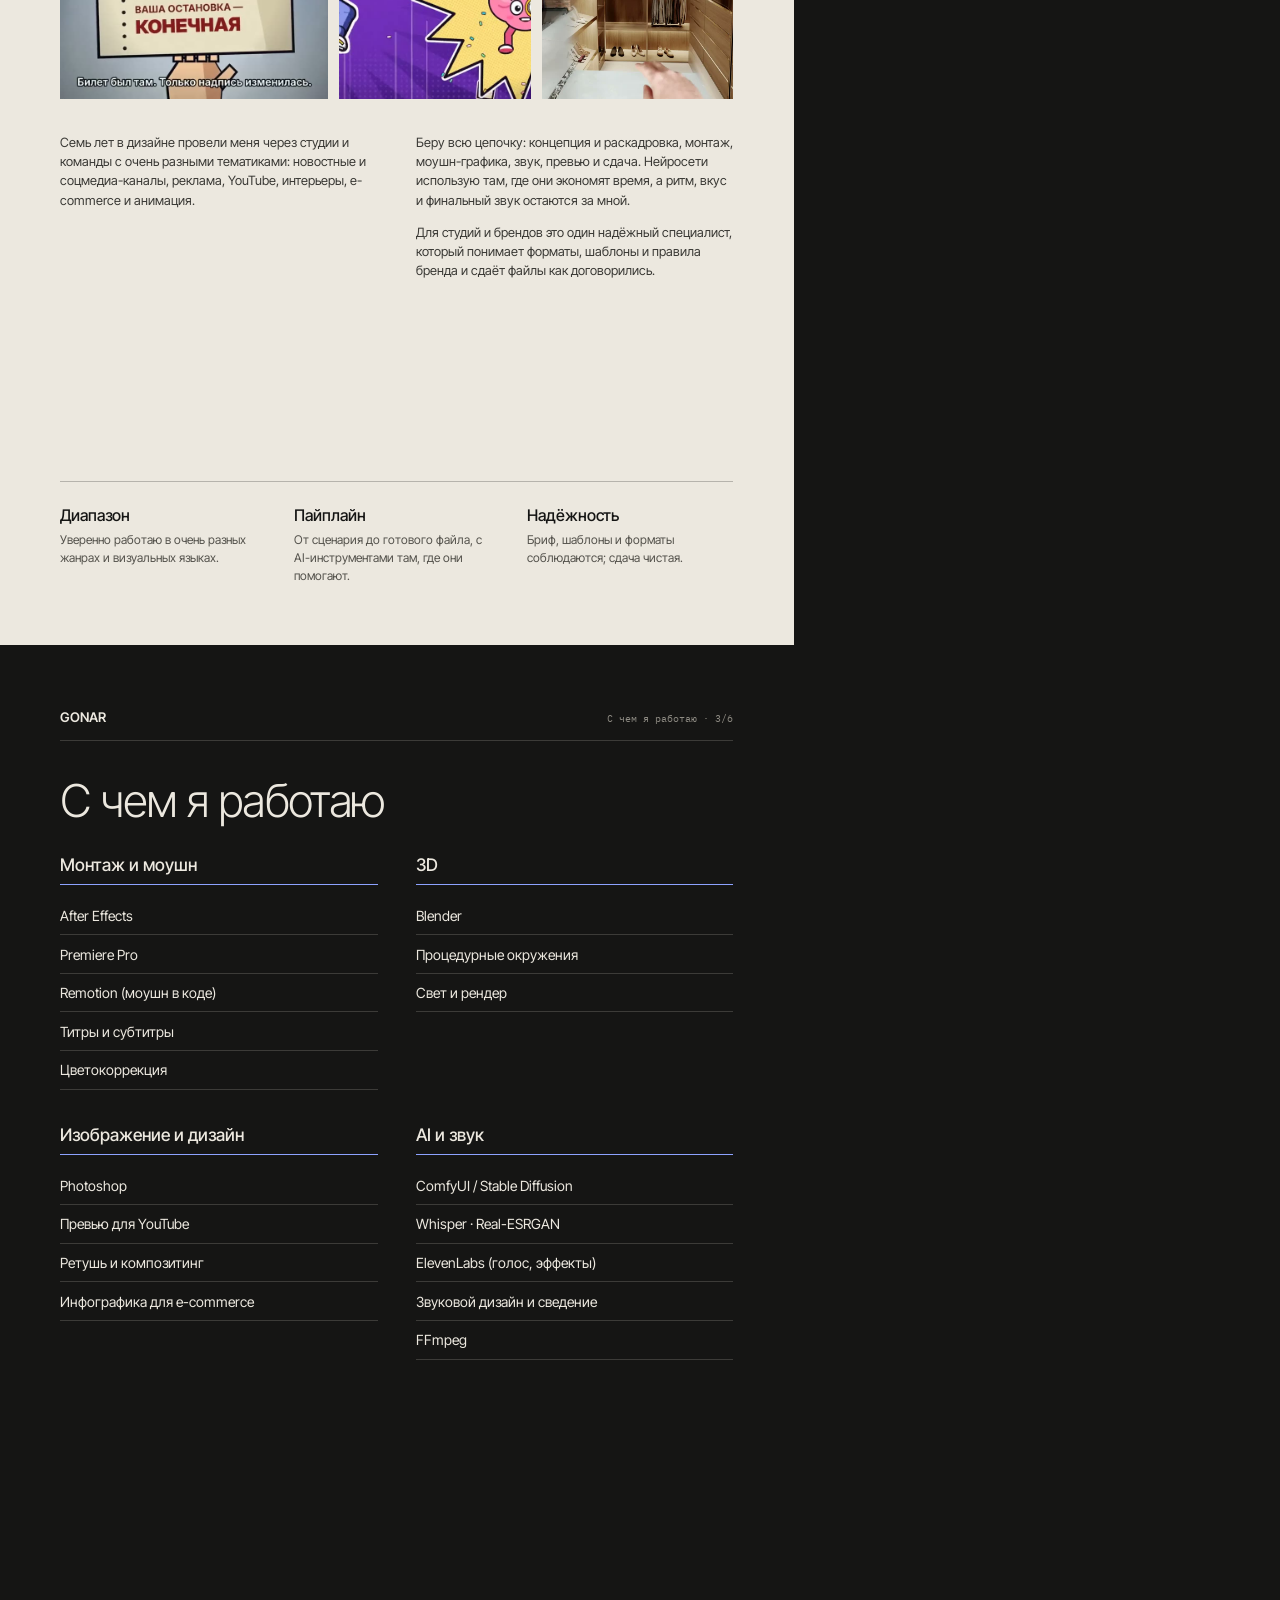
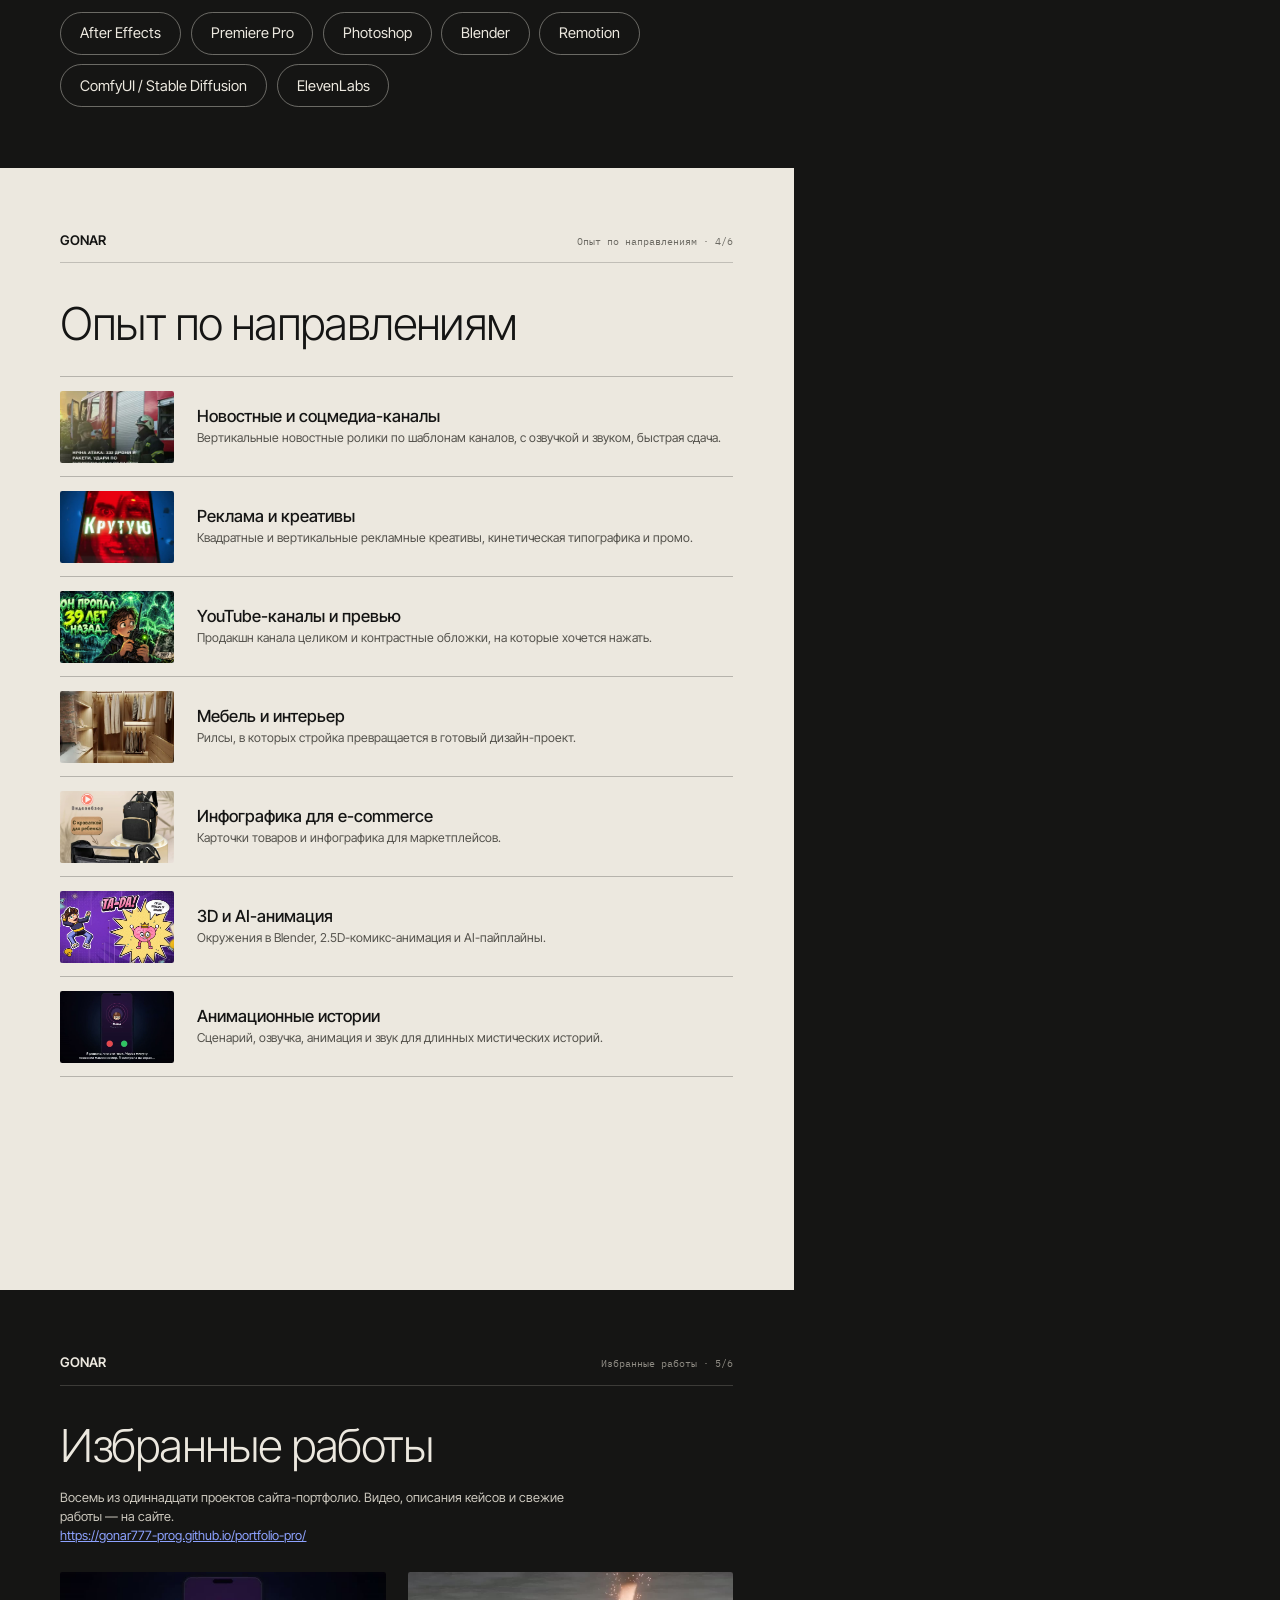
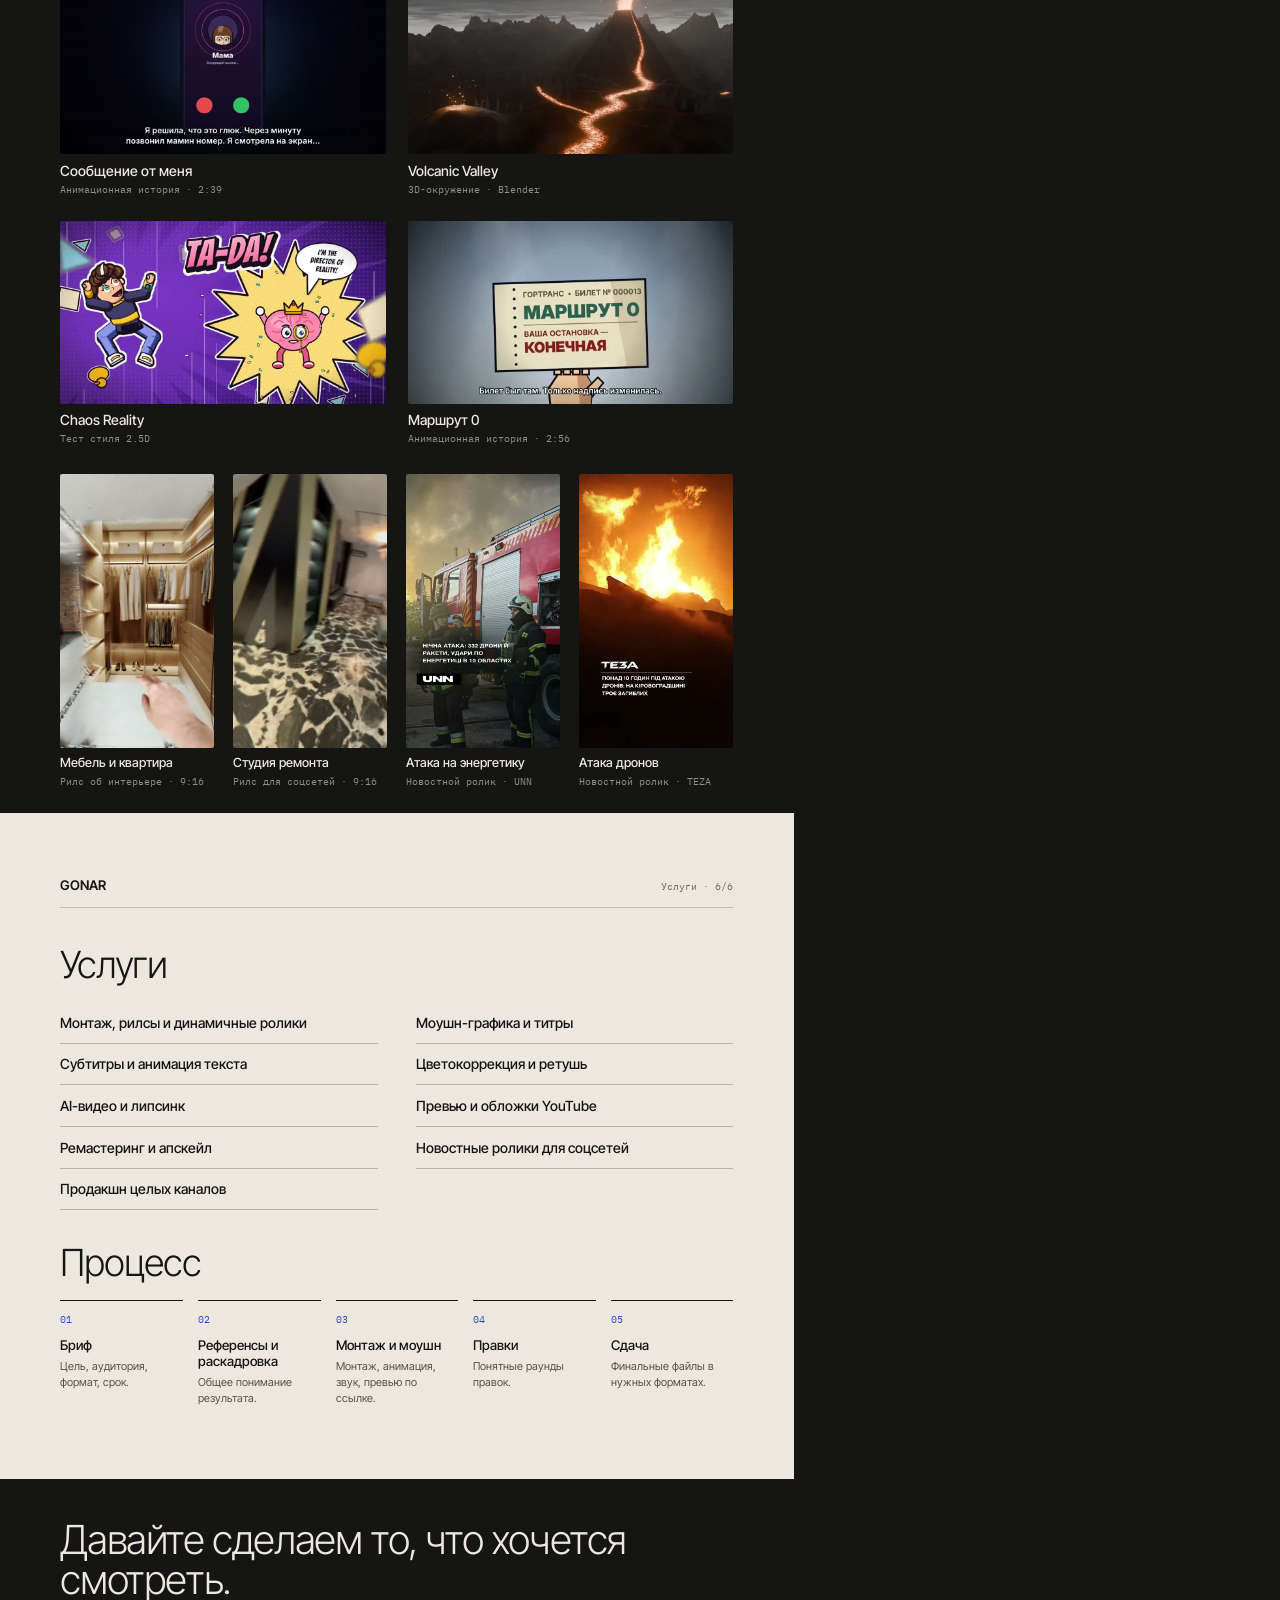
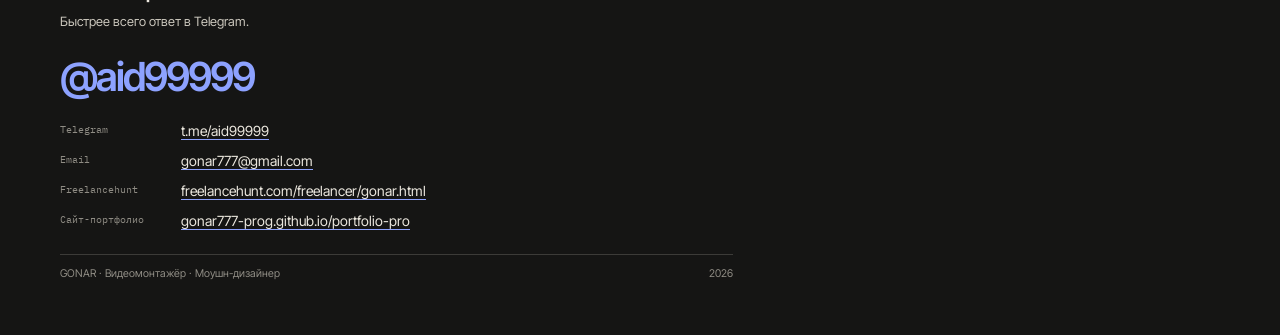
<file: doc_src/portfolio_ru.html>
<!doctype html><html lang="ru" class="ru"><head><meta charset="utf-8"><title>GONAR Portfolio RU</title><style>
@font-face{font-family:'Inter Tight';font-weight:300;src:url('../fonts/d96a3a63.ttf')}
@font-face{font-family:'Inter Tight';font-weight:400;src:url('../fonts/71d1c35d.ttf')}
@font-face{font-family:'Inter Tight';font-weight:500;src:url('../fonts/7f6eefa6.ttf')}
@font-face{font-family:'Inter Tight';font-weight:600;src:url('../fonts/ae138b5c.ttf')}
@font-face{font-family:'Instrument Serif';src:url('../fonts/90405699.ttf')}
@font-face{font-family:'IBM Plex Mono';src:url('../fonts/9d122504.ttf')}
@page{size:A4;margin:0}
:root{--ink:#151514;--ink2:#1d1d1b;--paper:#ece8df;--mute:#8f8c84;--acc:#8da2ff;--accd:#3446c9;--line:rgba(236,232,223,.18)}
*{box-sizing:border-box;margin:0;padding:0}
html{-webkit-print-color-adjust:exact;print-color-adjust:exact}
body{font:400 9.6pt/1.5 'Inter Tight',sans-serif;background:var(--ink);color:var(--paper)}
.page{width:210mm;height:297mm;position:relative;overflow:hidden;page-break-after:always;break-after:page;padding:17mm 16mm 16mm;display:flex;flex-direction:column}
.page:last-child{page-break-after:auto;break-after:auto}
.light{background:var(--paper);color:var(--ink)}
.dark{background:var(--ink)}
.serif{font-family:'Instrument Serif','Times New Roman',serif;font-weight:400;letter-spacing:-.01em}
.ru .serif{font-family:'Inter Tight',sans-serif;font-weight:300;letter-spacing:-.035em}
.mono{font:400 7.5pt/1.4 'IBM Plex Mono',monospace;color:var(--mute)}
.light .mono{color:#6c6a63}
.head{display:flex;justify-content:space-between;align-items:baseline;border-bottom:.3mm solid var(--line);padding-bottom:3.5mm;margin-bottom:10mm}
.light .head{border-color:rgba(21,21,20,.2)}
.head b{font:600 10pt 'Inter Tight'}
h2{font-size:34pt;line-height:1;margin-bottom:8mm}
img{display:block;width:100%;height:100%;object-fit:cover}
/* cover */
.cover{padding:0;justify-content:space-between}
.cover__img{position:absolute;inset:0}
.cover__img img{opacity:.55;filter:saturate(.85)}
.cover__img::after{content:"";position:absolute;inset:0;background:linear-gradient(180deg,rgba(21,21,20,.55) 0%,rgba(21,21,20,.25) 35%,rgba(21,21,20,.92) 85%,var(--ink) 100%)}
.cover>*:not(.cover__img){position:relative;z-index:1}
.cover__top{padding:16mm 16mm 0;display:flex;justify-content:space-between}
.cover__mid{padding:0 16mm}
.cover__word{font:600 112pt/.8 'Inter Tight';letter-spacing:-.065em;margin-left:-3mm}
.cover__role{font-size:15pt;margin-top:10mm;max-width:130mm;line-height:1.25;font-weight:400}
.cover__sub{color:#c9c5bb;max-width:110mm;margin-top:5mm}
.cover__bot{padding:0 16mm 16mm;display:grid;grid-template-columns:auto 1fr;gap:10mm;align-items:end;border-top:.3mm solid var(--line);padding-top:7mm;margin:0 16mm 0;padding-inline:0}
.yrs{font:300 46pt/1 'Inter Tight';letter-spacing:-.05em;color:var(--acc)}
.cover__bot dl{display:grid;grid-template-columns:auto 1fr;gap:1.5mm 6mm;font-size:9.5pt}
.cover__bot dt{color:var(--mute)}
.cover{padding-bottom:16mm}
/* profile */
.big{font-size:27pt;line-height:1.08;max-width:160mm;margin-bottom:9mm}
.ru .big{font-size:23pt}
.cols{columns:2;column-gap:10mm;color:#3b3a36}
.cols p{margin-bottom:3.5mm;break-inside:avoid}
.pv{display:grid;grid-template-columns:repeat(3,1fr);gap:7mm;margin-top:auto;border-top:.3mm solid rgba(21,21,20,.25);padding-top:6mm}
.pv h3{font:500 12pt 'Inter Tight';margin-bottom:1.5mm}
.pv p{color:#55534d;font-size:9pt}
.pimg{height:62mm;display:grid;grid-template-columns:1.4fr 1fr 1fr;gap:3mm;margin-bottom:9mm}
/* skills */
.sk{display:grid;grid-template-columns:1fr 1fr;gap:9mm 10mm}
.sk h3{font:500 13pt 'Inter Tight';padding-bottom:2.5mm;border-bottom:.3mm solid var(--acc);margin-bottom:3mm}
.sk li{list-style:none;padding:2.2mm 0;border-bottom:.2mm solid var(--line);font-size:10.5pt}
.tools{display:flex;flex-wrap:wrap;gap:2.5mm;margin-top:auto}
.tools span{border:.3mm solid rgba(236,232,223,.4);border-radius:10mm;padding:2.5mm 5mm;font-size:11pt}
/* experience */
.ex{display:grid;gap:0;border-top:.3mm solid rgba(21,21,20,.25)}
.ex__i{display:grid;grid-template-columns:30mm 1fr;gap:6mm;padding:3.6mm 0;border-bottom:.3mm solid rgba(21,21,20,.25);align-items:center}
.ex__i .im{height:19mm;overflow:hidden;border-radius:.6mm;background:#ddd}
.ex__i h3{font:500 12.5pt 'Inter Tight';margin-bottom:.8mm}
.ex__i p{color:#55534d;font-size:9.2pt}
/* works */
.wk{display:grid;grid-template-columns:1fr 1fr;gap:6mm 6mm}
.wk .im{aspect-ratio:16/9;overflow:hidden;border-radius:.6mm;background:var(--ink2)}
.wk h3{font:500 10.5pt 'Inter Tight';margin-top:2mm}
.wkv{display:grid;grid-template-columns:repeat(4,1fr);gap:5mm;margin-top:7mm}
.wkv .im{aspect-ratio:9/16;overflow:hidden;border-radius:.6mm;background:var(--ink2)}
.wkv h3{font:500 9.5pt/1.25 'Inter Tight';margin-top:2mm}
.lede{color:#c9c5bb;max-width:140mm;margin:-3mm 0 7mm}
/* services */
.svc{display:grid;grid-template-columns:1fr 1fr;gap:0 10mm;margin-bottom:9mm}
.svc li{list-style:none;padding:2.6mm 0;border-bottom:.2mm solid rgba(21,21,20,.25);font-size:10.5pt;font-weight:500}
.pr{display:grid;grid-template-columns:repeat(5,1fr);gap:4mm;margin-bottom:auto}
.pr div{border-top:.5mm solid var(--ink);padding-top:3mm}
.pr h3{font:500 10pt/1.2 'Inter Tight';margin-bottom:1.2mm}
.pr p{font-size:8.2pt;color:#55534d}
.pr .n{font:400 7.5pt 'IBM Plex Mono';color:var(--accd);display:block;margin-bottom:3mm}
.contact{margin:0 -16mm -16mm;padding:11mm 16mm 14mm;background:var(--ink);color:var(--paper);margin-top:9mm}
.contact h2{font-size:30pt;margin-bottom:3mm;max-width:150mm}
.contact .s{color:#c9c5bb;margin-bottom:7mm}
.ct{display:grid;grid-template-columns:28mm 1fr;gap:2.4mm 4mm;font-size:10.5pt}
.ct dt{font:400 7.8pt/1.9 'IBM Plex Mono';color:var(--mute)}
.ct a{color:var(--paper);text-decoration:none;border-bottom:.2mm solid var(--acc)}
.big-tg{font:600 30pt/1 'Inter Tight';letter-spacing:-.05em;margin-bottom:6mm;color:var(--acc)}
.foot{display:flex;justify-content:space-between;margin-top:6mm;color:var(--mute);font-size:8pt;border-top:.3mm solid var(--line);padding-top:3mm}
</style></head><body class="ru"><section class="page cover dark">
 <div class="cover__img"><img src="img/volcano.jpg" alt=""></div>
 <div class="cover__top"><span class="mono" style="color:#c9c5bb">Портфолио 2026</span><span class="mono" style="color:#c9c5bb">t.me/aid99999</span></div>
 <div class="cover__mid"><div class="cover__word">GONAR</div><p class="cover__role serif">Видеомонтажёр · Моушн-дизайнер · Креативный продюсер</p><p class="cover__sub">Кинематографичный монтаж, моушн-графика, новостное и соцмедиа-видео, AI-пайплайны.</p></div>
 <div class="cover__bot"><div class="yrs">7+</div>
  <dl><dt>лет в дизайне</dt><dd></dd><dt>Telegram</dt><dd>@aid99999</dd><dt>Email</dt><dd>gonar777@gmail.com</dd><dt>Freelancehunt</dt><dd>freelancehunt.com/freelancer/gonar.html</dd></dl></div>
</section><section class="page light"><div class="head"><b>GONAR</b><span class="mono">Профиль · 2/6</span></div>
 <h2 class="serif">Профиль</h2><p class="big serif">Превращаю идеи в видео, которое понятно с первой секунды и которое хочется досмотреть.</p>
 <div class="pimg"><div style="overflow:hidden"><img src="img/marshrut0.jpg" alt=""></div><div style="overflow:hidden"><img src="img/chaos.jpg" alt=""></div><div style="overflow:hidden"><img src="img/mebel.jpg" alt=""></div></div>
 <div class="cols"><p>Семь лет в дизайне провели меня через студии и команды с очень разными тематиками: новостные и соцмедиа-каналы, реклама, YouTube, интерьеры, e-commerce и анимация.</p><p>Беру всю цепочку: концепция и раскадровка, монтаж, моушн-графика, звук, превью и сдача. Нейросети использую там, где они экономят время, а ритм, вкус и финальный звук остаются за мной.</p><p>Для студий и брендов это один надёжный специалист, который понимает форматы, шаблоны и правила бренда и сдаёт файлы как договорились.</p></div><div class="pv"><div><h3>Диапазон</h3><p>Уверенно работаю в очень разных жанрах и визуальных языках.</p></div><div><h3>Пайплайн</h3><p>От сценария до готового файла, с AI-инструментами там, где они помогают.</p></div><div><h3>Надёжность</h3><p>Бриф, шаблоны и форматы соблюдаются; сдача чистая.</p></div></div></section><section class="page dark"><div class="head"><b>GONAR</b><span class="mono">С чем я работаю · 3/6</span></div><h2 class="serif">С чем я работаю</h2><div class="sk"><div><h3>Монтаж и моушн</h3><ul><li>After Effects</li><li>Premiere Pro</li><li>Remotion (моушн в коде)</li><li>Титры и субтитры</li><li>Цветокоррекция</li></ul></div><div><h3>3D</h3><ul><li>Blender</li><li>Процедурные окружения</li><li>Свет и рендер</li></ul></div><div><h3>Изображение и дизайн</h3><ul><li>Photoshop</li><li>Превью для YouTube</li><li>Ретушь и композитинг</li><li>Инфографика для e-commerce</li></ul></div><div><h3>AI и звук</h3><ul><li>ComfyUI / Stable Diffusion</li><li>Whisper · Real-ESRGAN</li><li>ElevenLabs (голос, эффекты)</li><li>Звуковой дизайн и сведение</li><li>FFmpeg</li></ul></div></div><div class="tools"><span>After Effects</span><span>Premiere Pro</span><span>Photoshop</span><span>Blender</span><span>Remotion</span><span>ComfyUI / Stable Diffusion</span><span>ElevenLabs</span></div></section><section class="page light"><div class="head"><b>GONAR</b><span class="mono">Опыт по направлениям · 4/6</span></div><h2 class="serif">Опыт по направлениям</h2><div class="ex"><div class="ex__i"><div class="im"><img src="img/u4.jpg" alt=""></div><div><h3>Новостные и соцмедиа-каналы</h3><p>Вертикальные новостные ролики по шаблонам каналов, с озвучкой и звуком, быстрая сдача.</p></div></div><div class="ex__i"><div class="im"><img src="img/telefon.jpg" alt=""></div><div><h3>Реклама и креативы</h3><p>Квадратные и вертикальные рекламные креативы, кинетическая типографика и промо.</p></div></div><div class="ex__i"><div class="im"><img src="img/th_missing39.jpg" alt=""></div><div><h3>YouTube-каналы и превью</h3><p>Продакшн канала целиком и контрастные обложки, на которые хочется нажать.</p></div></div><div class="ex__i"><div class="im"><img src="img/mebel.jpg" alt=""></div><div><h3>Мебель и интерьер</h3><p>Рилсы, в которых стройка превращается в готовый дизайн-проект.</p></div></div><div class="ex__i"><div class="im"><img src="img/bag1.jpg" alt=""></div><div><h3>Инфографика для e-commerce</h3><p>Карточки товаров и инфографика для маркетплейсов.</p></div></div><div class="ex__i"><div class="im"><img src="img/chaos.jpg" alt=""></div><div><h3>3D и AI-анимация</h3><p>Окружения в Blender, 2.5D-комикс-анимация и AI-пайплайны.</p></div></div><div class="ex__i"><div class="im"><img src="img/soobshenie.jpg" alt=""></div><div><h3>Анимационные истории</h3><p>Сценарий, озвучка, анимация и звук для длинных мистических историй.</p></div></div></div></section><section class="page dark"><div class="head"><b>GONAR</b><span class="mono">Избранные работы · 5/6</span></div><h2 class="serif">Избранные работы</h2><p class="lede">Восемь из одиннадцати проектов сайта-портфолио. Видео, описания кейсов и свежие работы — на сайте. <br><a href="https://gonar777-prog.github.io/portfolio-pro/" style="color:var(--acc)">https://gonar777-prog.github.io/portfolio-pro/</a></p><div class="wk"><div><div class="im"><img src="img/soobshenie.jpg" alt=""></div><h3>Сообщение от меня</h3><span class="mono">Анимационная история · 2:39</span></div><div><div class="im"><img src="img/volcano.jpg" alt=""></div><h3>Volcanic Valley</h3><span class="mono">3D-окружение · Blender</span></div><div><div class="im"><img src="img/chaos.jpg" alt=""></div><h3>Chaos Reality</h3><span class="mono">Тест стиля 2.5D</span></div><div><div class="im"><img src="img/marshrut0.jpg" alt=""></div><h3>Маршрут 0</h3><span class="mono">Анимационная история · 2:56</span></div></div><div class="wkv"><div><div class="im"><img src="img/mebel.jpg" alt=""></div><h3>Мебель и квартира</h3><span class="mono">Рилс об интерьере · 9:16</span></div><div><div class="im"><img src="img/remont1.jpg" alt=""></div><h3>Студия ремонта</h3><span class="mono">Рилс для соцсетей · 9:16</span></div><div><div class="im"><img src="img/u4.jpg" alt=""></div><h3>Атака на энергетику</h3><span class="mono">Новостной ролик · UNN</span></div><div><div class="im"><img src="img/tz3.jpg" alt=""></div><h3>Атака дронов</h3><span class="mono">Новостной ролик · TEZA</span></div></div></section><section class="page light"><div class="head"><b>GONAR</b><span class="mono">Услуги · 6/6</span></div>
 <h2 class="serif" style="font-size:28pt;margin-bottom:5mm">Услуги</h2><ul class="svc"><li>Монтаж, рилсы и динамичные ролики</li><li>Моушн-графика и титры</li><li>Субтитры и анимация текста</li><li>Цветокоррекция и ретушь</li><li>AI-видео и липсинк</li><li>Превью и обложки YouTube</li><li>Ремастеринг и апскейл</li><li>Новостные ролики для соцсетей</li><li>Продакшн целых каналов</li></ul>
 <h2 class="serif" style="font-size:28pt;margin-bottom:5mm">Процесс</h2><div class="pr"><div><span class="n">01</span><h3>Бриф</h3><p>Цель, аудитория, формат, срок.</p></div><div><span class="n">02</span><h3>Референсы и раскадровка</h3><p>Общее понимание результата.</p></div><div><span class="n">03</span><h3>Монтаж и моушн</h3><p>Монтаж, анимация, звук, превью по ссылке.</p></div><div><span class="n">04</span><h3>Правки</h3><p>Понятные раунды правок.</p></div><div><span class="n">05</span><h3>Сдача</h3><p>Финальные файлы в нужных форматах.</p></div></div>
 <div class="contact"><h2 class="serif">Давайте сделаем то, что хочется смотреть.</h2><p class="s">Быстрее всего ответ в Telegram.</p>
  <div class="big-tg">@aid99999</div>
  <dl class="ct"><dt>Telegram</dt><dd><a href="https://t.me/aid99999">t.me/aid99999</a></dd><dt>Email</dt><dd><a href="mailto:gonar777@gmail.com">gonar777@gmail.com</a></dd><dt>Freelancehunt</dt><dd><a href="https://freelancehunt.com/freelancer/gonar.html">freelancehunt.com/freelancer/gonar.html</a></dd><dt>Сайт-портфолио</dt><dd><a href="https://gonar777-prog.github.io/portfolio-pro/">gonar777-prog.github.io/portfolio-pro</a></dd></dl>
  <div class="foot"><span>GONAR · Видеомонтажёр · Моушн-дизайнер</span><span>2026</span></div></div></section></body></html>
</file>
<file: fonts/fonts.css>
@font-face {
  font-family: 'Inter Tight';
  font-style: normal;
  font-weight: 300;
  src: url(d96a3a63.ttf) format('truetype');
}
@font-face {
  font-family: 'Inter Tight';
  font-style: normal;
  font-weight: 400;
  src: url(71d1c35d.ttf) format('truetype');
}
@font-face {
  font-family: 'Inter Tight';
  font-style: normal;
  font-weight: 500;
  src: url(7f6eefa6.ttf) format('truetype');
}
@font-face {
  font-family: 'Inter Tight';
  font-style: normal;
  font-weight: 600;
  src: url(ae138b5c.ttf) format('truetype');
}


@font-face {
  font-family: 'IBM Plex Mono';
  font-style: normal;
  font-weight: 400;
  font-display: swap;
  src: url(9d122504.ttf) format('truetype');
}

@font-face {
  font-family: 'Instrument Serif';
  font-style: italic;
  font-weight: 400;
  font-display: swap;
  src: url(d70f66e6.ttf) format('truetype');
}

@font-face {
  font-family: 'Instrument Serif';
  font-style: normal;
  font-weight: 400;
  font-display: swap;
  src: url(90405699.ttf) format('truetype');
}


@font-face{font-family:'Oswald';font-style:normal;font-weight:500;font-display:swap;src:url(oswald-latin-500.woff2) format('woff2');unicode-range:U+0000-00FF,U+0131,U+0152-0153,U+02BB-02BC,U+02C6,U+02DA,U+02DC,U+2000-206F,U+2074,U+20AC,U+2122,U+2191,U+2193,U+2212,U+2215,U+FEFF,U+FFFD}
@font-face{font-family:'Oswald';font-style:normal;font-weight:500;font-display:swap;src:url(oswald-cyr-500.woff2) format('woff2');unicode-range:U+0301,U+0400-045F,U+0490-0491,U+04B0-04B1,U+2116}
@font-face{font-family:'Oswald';font-style:normal;font-weight:600;font-display:swap;src:url(oswald-latin-600.woff2) format('woff2');unicode-range:U+0000-00FF,U+0131,U+0152-0153,U+02BB-02BC,U+02C6,U+02DA,U+02DC,U+2000-206F,U+2074,U+20AC,U+2122,U+2191,U+2193,U+2212,U+2215,U+FEFF,U+FFFD}
@font-face{font-family:'Oswald';font-style:normal;font-weight:600;font-display:swap;src:url(oswald-cyr-600.woff2) format('woff2');unicode-range:U+0301,U+0400-045F,U+0490-0491,U+04B0-04B1,U+2116}
@font-face{font-family:'Oswald';font-style:normal;font-weight:700;font-display:swap;src:url(oswald-latin-700.woff2) format('woff2');unicode-range:U+0000-00FF,U+0131,U+0152-0153,U+02BB-02BC,U+02C6,U+02DA,U+02DC,U+2000-206F,U+2074,U+20AC,U+2122,U+2191,U+2193,U+2212,U+2215,U+FEFF,U+FFFD}
@font-face{font-family:'Oswald';font-style:normal;font-weight:700;font-display:swap;src:url(oswald-cyr-700.woff2) format('woff2');unicode-range:U+0301,U+0400-045F,U+0490-0491,U+04B0-04B1,U+2116}
</file>
<file: css/style.css>
/* GONAR portfolio — graphite + paper, one cool accent. Inter Tight / Instrument Serif / IBM Plex Mono */
:root{
  --ink:#151514; --ink2:#1d1d1b; --paper:#ece8df; --mute:#8f8c84; --line:rgba(236,232,223,.14);
  --acc:#8da2ff; --acc-d:#3446c9;
  --sans:'Inter Tight',system-ui,-apple-system,'Segoe UI',sans-serif;
  --serif:'Instrument Serif','Times New Roman',serif;
  --mono:'IBM Plex Mono',ui-monospace,Consolas,monospace;
  --gut:clamp(16px,2.4vw,40px); --max:1560px;
  --ease:cubic-bezier(.22,.8,.2,1);
}
*{box-sizing:border-box;margin:0;padding:0}
html{-webkit-text-size-adjust:100%;scroll-behavior:auto}
html.lenis,html.lenis body{height:auto}
.lenis.lenis-smooth{scroll-behavior:auto!important}
.lenis.lenis-stopped{overflow:hidden}
body{background:var(--ink);color:var(--paper);font:400 clamp(15px,1.05vw,17px)/1.55 var(--sans);overflow-x:hidden;-webkit-font-smoothing:antialiased}
body.is-loading{overflow:hidden}
img,video{display:block;max-width:100%}
a{color:inherit;text-decoration:none}
button{font:inherit;color:inherit;background:none;border:0;cursor:pointer}
ul,ol{list-style:none}
:focus-visible{outline:2px solid var(--acc);outline-offset:3px}
.skip-link{position:fixed;left:8px;top:-60px;background:var(--paper);color:var(--ink);padding:8px 14px;z-index:200}
.skip-link:focus{top:8px}
.wrap{width:100%;max-width:var(--max);margin-inline:auto;padding-inline:var(--gut)}
.grid{display:grid;grid-template-columns:repeat(12,1fr);column-gap:var(--gut)}
.mono{font:400 12px/1.4 var(--mono);letter-spacing:.02em;color:var(--mute)}
.serif{font-family:var(--serif);font-weight:400;letter-spacing:-.01em}
html[lang=ru] .serif{font-family:var(--sans);font-weight:300;letter-spacing:-.035em}
.h2{font-size:clamp(40px,6.4vw,112px);line-height:.98}
.h3{font-size:clamp(28px,3.2vw,52px);line-height:1.05}
.lede{color:var(--mute);max-width:46ch;font-size:clamp(15px,1.15vw,18px)}
.section{padding-block:clamp(90px,13vw,220px)}
.sec-head{display:grid;grid-template-columns:1fr minmax(0,38ch);gap:var(--gut);align-items:end;margin-bottom:clamp(36px,5vw,80px)}

/* split words */
[data-split] .w{display:inline-block;overflow:hidden;vertical-align:top;padding-bottom:.12em;margin-bottom:-.12em}
[data-split] .w>span{display:inline-block;transform:translateY(105%);transition:transform 1s var(--ease);transition-delay:calc(var(--i)*45ms)}
[data-split].in .w>span{transform:none}
.no-js [data-split] .w>span{transform:none}

/* grain, cursor */
.grain{position:fixed;inset:-50%;width:200%;height:200%;pointer-events:none;z-index:90;opacity:.035;background-image:url("data:image/svg+xml;utf8,<svg xmlns='http://www.w3.org/2000/svg' width='180' height='180'><filter id='n'><feTurbulence type='fractalNoise' baseFrequency='.85' numOctaves='2' stitchTiles='stitch'/><feColorMatrix values='0 0 0 0 1 0 0 0 0 1 0 0 0 0 1 0 0 0 1 0'/></filter><rect width='180' height='180' filter='url(%23n)'/></svg>")}
.cursor{position:fixed;left:0;top:0;z-index:150;pointer-events:none;width:12px;height:12px;margin:-6px 0 0 -6px;border-radius:50%;background:var(--paper);mix-blend-mode:difference;display:none;place-items:center;transition:width .35s var(--ease),height .35s var(--ease),margin .35s var(--ease),background .3s}
.cursor span{font:500 12px/1 var(--sans);color:var(--ink);opacity:0;transition:opacity .2s;white-space:nowrap}
.cursor.has-label{width:86px;height:86px;margin:-43px 0 0 -43px;background:var(--paper);mix-blend-mode:normal}
.cursor.has-label span{opacity:1}
@media (hover:hover) and (pointer:fine){body.cur-on .cursor{display:grid} body.cur-on,body.cur-on a,body.cur-on button{cursor:none}}

/* intro */
.intro{position:fixed;inset:0;z-index:120;background:var(--ink);display:grid;place-items:center;will-change:transform}
.intro__name{font:500 clamp(48px,11vw,180px)/1 var(--sans);letter-spacing:-.05em;overflow:hidden}
.intro__tc{position:absolute;left:var(--gut);bottom:var(--gut);font:400 13px var(--mono);color:var(--mute)}
.intro__skip{position:absolute;right:var(--gut);bottom:calc(var(--gut) - 4px);font:400 13px var(--mono);color:var(--mute);padding:8px 4px}
.intro__skip:hover{color:var(--paper)}
.intro__bar{position:absolute;left:0;bottom:0;height:2px;width:100%}
.intro__bar i{display:block;height:100%;width:100%;background:var(--acc);transform:scaleX(0);transform-origin:0 50%}

/* nav */
.nav{position:fixed;left:0;right:0;top:0;z-index:100;display:flex;align-items:center;justify-content:space-between;padding:18px var(--gut);mix-blend-mode:difference;color:#fff}
.nav__logo{font:600 17px var(--sans);letter-spacing:.02em}
.nav__links{display:flex;gap:clamp(18px,2.4vw,40px);font-size:14px}
.nav__links a,.lang button{position:relative;padding:4px 0}
.nav__links a::after{content:"";position:absolute;left:0;right:0;bottom:0;height:1px;background:currentColor;transform:scaleX(0);transform-origin:0 50%;transition:transform .45s var(--ease)}
.nav__links a:hover::after{transform:scaleX(1)}
.lang{display:flex;gap:6px;font:400 13px var(--mono)}
.lang button{opacity:.55;padding:4px 2px}
.lang button[aria-pressed=true]{opacity:1}
.lang span{opacity:.4}

/* buttons */
.btn{display:inline-flex;align-items:center;gap:10px;padding:14px 22px;border:1px solid rgba(236,232,223,.45);border-radius:999px;font:500 14px var(--sans);transition:background .3s,color .3s,border-color .3s;will-change:transform}
.btn:hover{background:var(--paper);color:var(--ink);border-color:var(--paper)}
.btn--solid{background:var(--paper);color:var(--ink);border-color:var(--paper)}
.btn--solid:hover{background:var(--acc);border-color:var(--acc)}
.btn--ghost{border-color:transparent;padding-inline:8px}
.btn--ghost:hover{background:none;color:var(--acc)}
.play{width:0;height:0;border-style:solid;border-width:5px 0 5px 8px;border-color:transparent transparent transparent currentColor}

/* hero */
.hero{position:relative;height:100svh;min-height:600px;display:flex;flex-direction:column;justify-content:space-between;padding:84px var(--gut) clamp(18px,2.4vw,34px);overflow:hidden;isolation:isolate}
.hero__media{position:absolute;inset:-6% 0;z-index:-1}
.hero__media video{width:100%;height:100%;object-fit:cover;filter:saturate(.9) contrast(1.02)}
.hero__shade{position:absolute;inset:0;background:linear-gradient(180deg,rgba(21,21,20,.55),rgba(21,21,20,.15) 35%,rgba(21,21,20,.7) 62%,var(--ink) 98%)}
.hero__top{display:flex;justify-content:space-between;align-items:flex-start;max-width:var(--max);width:100%;margin-inline:auto}
.hero__role{font:400 14px var(--sans);color:var(--paper)}
.hero__tc{text-align:right;font:400 13px var(--mono);color:var(--paper);display:flex;flex-direction:column;gap:2px}
.hero__tcl{color:var(--mute)}
.hero__main{max-width:var(--max);width:100%;margin-inline:auto;display:flex;flex-direction:column;gap:clamp(20px,2.6vw,40px)}
.hero__line{font-size:clamp(34px,5.4vw,96px);line-height:1;max-width:15ch;text-shadow:0 2px 30px rgba(0,0,0,.35)}
html[lang=ru] .hero__line{max-width:17ch;font-size:clamp(32px,4.8vw,84px)}
.hero__cta{display:flex;flex-wrap:wrap;gap:12px;align-items:center}
.hero__word{font:600 clamp(80px,21.5vw,420px)/.74 var(--sans);letter-spacing:-.065em;margin:clamp(10px,2vw,30px) 0 -.03em -.04em;color:var(--paper);pointer-events:none;white-space:nowrap;user-select:none;max-width:var(--max);width:100%;margin-inline:auto}

/* work */
.work{position:relative;background:var(--ink)}
.work__pin{min-height:100svh;display:flex;flex-direction:column;justify-content:center;gap:clamp(20px,3.4vw,50px);padding-block:90px 40px}
.work__head{display:grid;grid-template-columns:1fr minmax(0,38ch);gap:var(--gut);align-items:end}
.work__hint{display:flex;align-items:center;gap:10px;grid-column:1/-1}
.work__hint i{display:block;width:60px;height:1px;background:var(--mute)}
.work__viewport{overflow:hidden;padding-inline:var(--gut)}
.work__track{display:flex;gap:clamp(14px,1.6vw,26px);width:max-content;will-change:transform;align-items:flex-start}
.card{flex:none;width:calc(var(--h) * var(--ar));height:auto}
.card{--h:clamp(220px,46svh,520px)}
.card__a{display:block}
.card__m{position:relative;height:var(--h);width:100%;overflow:hidden;background:var(--ink2);border-radius:2px}
.card__m img,.card__m video{position:absolute;inset:0;width:100%;height:100%;object-fit:cover;transition:transform 1.1s var(--ease),opacity .4s}
.card__m video{opacity:0}
.card.is-hot .card__m video{opacity:1}
.card__a:hover .card__m img,.card__a:hover .card__m video{transform:scale(1.04)}
.card__t{display:flex;justify-content:space-between;gap:14px;align-items:baseline;margin-top:14px}
.card__t h3{font:500 clamp(16px,1.3vw,21px)/1.2 var(--sans);letter-spacing:-.01em}
.card__t span{font:400 12px var(--mono);color:var(--mute);white-space:nowrap}
.card__r{color:var(--mute);font-size:13.5px;margin-top:4px;max-width:44ch}
@media (max-width:899px){
  .work__pin{min-height:0;padding-block:90px 20px}
  .work__viewport{overflow-x:auto;scroll-snap-type:x proximity;padding-bottom:12px}
  .work__track{padding-right:var(--gut)}
  .card{scroll-snap-align:start;--h:min(52svh,360px)}
  .card:not([style*="--ar:0."]){width:min(86vw,calc(var(--h) * var(--ar)))}
  .card__m{height:auto;aspect-ratio:var(--ar)}
  .sec-head,.work__head{grid-template-columns:1fr}
}

/* shorts */
.shorts{background:var(--ink2)}
.shorts__grid{display:grid;grid-template-columns:repeat(4,1fr);gap:clamp(12px,1.6vw,26px) var(--gut)}
.short{position:relative}
.short__m{position:relative;aspect-ratio:9/16;overflow:hidden;background:var(--ink);border-radius:2px}
.short__m img,.short__m video{position:absolute;inset:0;width:100%;height:100%;object-fit:cover;transition:transform 1s var(--ease)}
.short__m video{opacity:0;transition:opacity .3s}
.short.is-hot .short__m video{opacity:1}
.short:hover .short__m img{transform:scale(1.03)}
.short__t{margin-top:12px;display:flex;flex-direction:column;gap:2px}
.short__t h3{font:500 15px/1.3 var(--sans)}
.short__t span{font:400 12px var(--mono);color:var(--mute)}
.shorts__grid .short:nth-child(4n+2),.shorts__grid .short:nth-child(4n+4){margin-top:clamp(0px,5vw,80px)}
@media (max-width:899px){.shorts__grid{grid-template-columns:repeat(2,1fr)} .shorts__grid .short:nth-child(n){margin-top:0} .shorts__grid .short:nth-child(2n){margin-top:36px}}

/* thumbs */
.thumbs__grid{display:grid;grid-template-columns:repeat(12,1fr);gap:var(--gut)}
.thumb{grid-column:span 4;overflow:hidden;border-radius:2px;background:var(--ink2);aspect-ratio:16/9}
.thumb:nth-child(1),.thumb:nth-child(2),.thumb:nth-child(6),.thumb:nth-child(7){grid-column:span 6}
.thumb img{width:100%;height:100%;object-fit:cover;transition:transform 1.2s var(--ease)}
.thumb:hover img{transform:scale(1.04)}
@media (max-width:899px){.thumbs__grid{grid-template-columns:1fr 1fr;gap:12px}.thumb,.thumb:nth-child(n){grid-column:span 1}.thumb:nth-child(1),.thumb:nth-child(7){grid-column:1/-1}}

/* marquee */
.marquee{border-block:1px solid var(--line);overflow:hidden;padding-block:clamp(14px,2vw,26px)}
.marquee__in{display:flex;width:max-content;animation:mq 50s linear infinite;font:300 clamp(30px,4.4vw,72px)/1 var(--sans);letter-spacing:-.04em}
.marquee__in span{padding-right:.8em;white-space:nowrap}
.marquee__in span::after{content:"/";color:var(--acc);padding-left:.8em}
@keyframes mq{to{transform:translateX(-50%)}}

/* services */
.services__h{grid-column:1/5;align-self:start;position:sticky;top:90px}
.services__list{grid-column:5/13}
.serv{display:grid;grid-template-columns:minmax(0,1fr) minmax(0,.8fr);gap:var(--gut);padding:clamp(18px,2vw,30px) 0;border-top:1px solid var(--line);position:relative}
.serv:last-child{border-bottom:1px solid var(--line)}
.serv::before{content:"";position:absolute;inset:0;background:var(--paper);transform:scaleY(0);transform-origin:50% 100%;transition:transform .5s var(--ease);z-index:-1}
.serv{isolation:isolate;transition:color .4s,padding .5s var(--ease)}
.serv:hover{color:var(--ink);padding-inline:14px}
.serv:hover::before{transform:scaleY(1)}
.serv:hover p{color:#444}
.serv h3{font:400 clamp(20px,2vw,32px)/1.15 var(--sans);letter-spacing:-.025em}
.serv p{color:var(--mute);font-size:15px;transition:color .4s}
@media (max-width:899px){.services__h{grid-column:1/-1;position:static;margin-bottom:28px}.services__list{grid-column:1/-1}.serv{grid-template-columns:1fr;gap:6px}}

/* process */
.process{background:var(--ink2)}
.process__list{display:grid;grid-template-columns:repeat(5,1fr);gap:var(--gut);counter-reset:s}
.step{padding-top:20px;border-top:1px solid var(--paper);counter-increment:s;position:relative}
.step::before{content:counter(s,decimal-leading-zero);font:400 12px var(--mono);color:var(--acc);display:block;margin-bottom:34px}
.step h3{font:500 clamp(18px,1.6vw,24px)/1.15 var(--sans);letter-spacing:-.02em;margin-bottom:8px}
.step p{color:var(--mute);font-size:14.5px}
@media (max-width:899px){.process__list{grid-template-columns:1fr}.step::before{margin-bottom:12px}}

/* tools */
.tools__list{display:flex;flex-wrap:wrap;gap:12px 14px;margin-top:30px}
.tools__list li{font:400 clamp(18px,2.2vw,32px)/1 var(--sans);letter-spacing:-.025em;padding:14px 24px;border:1px solid var(--line);border-radius:999px;transition:background .3s,color .3s}
.tools__list li:hover{background:var(--paper);color:var(--ink)}

/* channels */
.channels{background:var(--ink2)}
.channels__grid{display:grid;grid-template-columns:1fr 1fr;gap:var(--gut)}
.chan{display:block}
.chan__img{overflow:hidden;aspect-ratio:16/9;background:var(--ink);border-radius:2px}
.chan__img img{width:100%;height:100%;object-fit:cover;transition:transform 1.2s var(--ease)}
.chan:hover .chan__img img{transform:scale(1.04)}
.chan__txt{padding-top:16px;display:grid;gap:8px}
.chan__txt h3{font:500 clamp(22px,2vw,32px) var(--sans);letter-spacing:-.025em}
.chan__txt p{color:var(--mute);max-width:46ch}
.chan__go{font:400 13px var(--mono);color:var(--acc);margin-top:6px}
@media (max-width:899px){.channels__grid{grid-template-columns:1fr}}

/* about */
.about__h{grid-column:1/4}
.about__body{grid-column:4/13}
.about__big{font-size:clamp(28px,3.8vw,64px);line-height:1.08;max-width:24ch;margin-bottom:clamp(24px,3vw,44px)}
html[lang=ru] .about__big{max-width:28ch;font-size:clamp(26px,3.2vw,52px)}
.about__p{color:var(--mute);max-width:60ch;font-size:clamp(15px,1.15vw,18px)}
.stats{display:grid;grid-template-columns:repeat(4,1fr);gap:var(--gut);margin-top:clamp(40px,6vw,90px);border-top:1px solid var(--line);padding-top:24px}
.stats dt{font:300 clamp(44px,5.4vw,90px)/1 var(--sans);letter-spacing:-.05em;font-variant-numeric:tabular-nums}
.stats dd{color:var(--mute);font-size:13.5px;margin-top:8px;max-width:16ch}
@media (max-width:899px){.about__h{grid-column:1/-1;margin-bottom:20px}.about__body{grid-column:1/-1}.stats{grid-template-columns:1fr 1fr;row-gap:30px}}

.about__pdf{margin-top:28px}
.exp{margin-top:clamp(60px,9vw,140px)}
.exp__list{display:grid;grid-template-columns:repeat(2,1fr);column-gap:var(--gut);margin-top:30px;border-top:1px solid var(--line)}
.exp__i{padding:20px 0;border-bottom:1px solid var(--line);display:grid;grid-template-columns:minmax(0,.9fr) minmax(0,1.1fr);gap:var(--gut)}
.exp__i h4{font:500 clamp(17px,1.4vw,22px)/1.2 var(--sans);letter-spacing:-.02em}
.exp__i p{color:var(--mute);font-size:14.5px}
.exp__h2{margin-top:clamp(50px,7vw,100px)}
.appr{display:grid;grid-template-columns:repeat(3,1fr);gap:var(--gut);margin-top:30px}
.appr .step::before{display:none}
@media (max-width:899px){.exp__list{grid-template-columns:1fr}.exp__i{grid-template-columns:1fr;gap:4px}.appr{grid-template-columns:1fr}}
/* contact (paper) */
.contact{background:var(--paper);color:var(--ink)}
.contact .lede{color:#55534d}
.contact .mono{color:#6c6a63}
.contact__h{font-size:clamp(44px,8.4vw,150px);line-height:.95;max-width:13ch;margin-bottom:clamp(16px,2vw,28px)}
html[lang=ru] .contact__h{font-size:clamp(38px,6.6vw,120px);max-width:15ch}
.contact__s{margin-bottom:clamp(36px,5vw,80px)}
.contact__tg{display:inline-flex;align-items:center;gap:.25em;font:500 clamp(48px,11vw,200px)/1 var(--sans);letter-spacing:-.06em;color:var(--ink);transition:color .3s;margin-left:-.04em}
.contact__tg:hover{color:var(--acc-d)}
.contact__list{margin-top:clamp(40px,6vw,90px);border-top:1px solid rgba(21,21,20,.2)}
.contact__list li{display:flex;flex-wrap:wrap;gap:8px 30px;align-items:center;padding:20px 0;border-bottom:1px solid rgba(21,21,20,.2);font-size:clamp(17px,1.6vw,24px)}
.contact__list .mono{min-width:140px}
.contact__list a{border-bottom:1px solid rgba(21,21,20,.3);transition:color .3s,border-color .3s}
.contact__list a:hover{color:var(--acc-d);border-color:var(--acc-d)}
.copy{font:400 13px var(--mono);padding:6px 14px;border:1px solid rgba(21,21,20,.35);border-radius:999px;transition:background .3s,color .3s}
.copy:hover{background:var(--ink);color:var(--paper)}
.contact :focus-visible{outline-color:var(--acc-d)}
.foot{background:var(--paper);color:#55534d;border-top:1px solid rgba(21,21,20,.15);padding-block:22px;font-size:13px}
.foot__in{display:flex;justify-content:space-between;gap:16px;flex-wrap:wrap}
.foot a:hover{color:var(--ink)}

/* case overlay */
.case{position:fixed;inset:0;z-index:110;background:var(--ink);overflow:hidden}
.case[hidden],.reel[hidden]{display:none}
.case__scroll{position:absolute;inset:0;overflow-y:auto;overscroll-behavior:contain}
.case__bar{display:flex;justify-content:space-between;align-items:center;padding-block:18px;position:sticky;top:0;z-index:2;background:linear-gradient(var(--ink),rgba(21,21,20,0))}
.case__back{font:500 14px var(--sans);padding:8px 0;display:inline-flex;gap:8px}
.case__back:hover{color:var(--acc)}
.case__stage{width:min(100%,calc(var(--max) - 2*var(--gut)));margin-inline:auto;padding-inline:var(--gut);display:grid;place-items:center}
.case__stage video{width:100%;max-height:74svh;background:#000;aspect-ratio:var(--ar);object-fit:contain;border-radius:2px}
.case.is-v .case__stage video{width:auto;height:74svh;max-width:100%}
.case__info{display:grid;grid-template-columns:repeat(12,1fr);gap:var(--gut);padding-block:clamp(36px,5vw,80px)}
.case__tit{grid-column:1/8}
.case__tit h2{font-size:clamp(36px,5vw,84px);line-height:1;margin:10px 0 18px}
.case__line{font-size:clamp(17px,1.5vw,22px);color:var(--paper);max-width:46ch}
.case__meta{grid-column:9/13;display:grid;gap:14px;align-content:start}
.case__meta div{border-top:1px solid var(--line);padding-top:10px;display:grid;gap:3px}
.case__meta dt{font:400 12px var(--mono);color:var(--mute)}
.case__meta dd{font-size:15px}
.case__txt{grid-column:1/8;display:grid;grid-template-columns:1fr 1fr;gap:var(--gut)}
.case__txt h3{font:400 12px var(--mono);color:var(--mute);margin-bottom:8px}
.case__txt p{color:#cfcbc2;font-size:15.5px}
.case__next{display:flex;flex-direction:column;gap:6px;align-items:flex-start;text-align:left;padding-block:clamp(36px,5vw,70px);border-top:1px solid var(--line)}
.case__next .serif{font-size:clamp(30px,5vw,80px);line-height:1}
.case__next:hover .serif{color:var(--acc)}
@media (max-width:899px){.case__tit,.case__meta,.case__txt{grid-column:1/-1}.case__txt{grid-template-columns:1fr}.case__meta{order:2}}

.reel{position:fixed;inset:0;z-index:130;background:rgba(10,10,9,.96);display:grid;place-items:center;padding:60px var(--gut) var(--gut)}
.reel video{width:min(100%,1500px);max-height:80svh;background:#000}
.reel__x{position:absolute;right:var(--gut);top:18px;font:400 14px var(--mono);padding:8px 14px;border:1px solid var(--line);border-radius:999px}
.reel__x:hover{background:var(--paper);color:var(--ink)}

@media (max-width:899px){
  .nav__links{display:none}
  .hero{padding-top:70px}
  .hero__tc{display:none}
  .hero__line{font-size:clamp(32px,9vw,54px)}
  .btn{padding:12px 18px}
}
@media (max-width:520px){.hero__cta .btn--ghost{display:none}.contact__list .mono{min-width:100%}}
@media (prefers-reduced-motion:reduce){
  *,*::before,*::after{animation-duration:.01ms!important;transition-duration:.01ms!important}
  .marquee__in{animation:none}
  [data-split] .w>span{transform:none}
}

/* filters */
.filters{display:flex;flex-wrap:wrap;gap:8px;margin-bottom:clamp(24px,3vw,44px)}
.filters button{font:500 13.5px var(--sans);padding:9px 18px;border:1px solid var(--line);border-radius:999px;transition:background .25s,color .25s,border-color .25s}
.filters button:hover{border-color:var(--paper)}
.filters button[aria-pressed=true]{background:var(--paper);color:var(--ink);border-color:var(--paper)}
/* masonry */
.masonry{columns:4;column-gap:clamp(12px,1.4vw,22px)}
.masonry>li{break-inside:avoid;margin-bottom:clamp(12px,1.4vw,22px)}
.acard__a,.gitem a{display:block}
.acard__m{position:relative;overflow:hidden;background:var(--ink2);border-radius:2px;width:100%}
.acard__m img,.acard__m video{position:absolute;inset:0;width:100%;height:100%;object-fit:cover;transition:transform 1s var(--ease),opacity .3s}
.acard__m video{opacity:0}
.acard.is-hot .acard__m video{opacity:1}
.acard__a:hover .acard__m img{transform:scale(1.04)}
.acard__t{display:flex;justify-content:space-between;gap:10px;margin-top:8px;align-items:baseline}
.acard__t h3{font:500 14px/1.3 var(--sans)}
.acard__t span{font:400 11.5px var(--mono);color:var(--mute);white-space:nowrap}
.gitem{overflow:hidden;border-radius:2px;background:var(--ink2)}
.gitem img{width:100%;height:auto;transition:transform 1s var(--ease)}
.gitem a:hover img{transform:scale(1.04)}
.masonry--g{columns:4}
@media (max-width:1199px){.masonry,.masonry--g{columns:3}}
@media (max-width:899px){.masonry,.masonry--g{columns:2}.filters{flex-wrap:nowrap;overflow-x:auto;padding-bottom:6px;margin-inline:calc(var(--gut) * -1);padding-inline:var(--gut)}.filters button{white-space:nowrap;flex:none}}
.archive{background:var(--ink)}
.gallery{background:var(--ink2)}
/* tools groups */
.tgroups{display:grid;grid-template-columns:repeat(5,1fr);gap:var(--gut);margin-top:clamp(30px,4vw,60px)}
.tg h3{font:500 clamp(15px,1.3vw,19px) var(--sans);padding-bottom:12px;border-bottom:1px solid var(--paper);margin-bottom:6px}
.tg li{padding:10px 0;border-bottom:1px solid var(--line);color:#cfcbc2;font-size:clamp(14px,1.05vw,16px)}
@media (max-width:1199px){.tgroups{grid-template-columns:repeat(3,1fr);row-gap:36px}}
@media (max-width:899px){.tgroups{grid-template-columns:1fr 1fr}}
.case__yt{grid-column:1/-1}
.case__yt a{border-bottom:1px solid var(--acc);color:var(--acc);padding-bottom:2px}
/* viewer */
.lb{position:fixed;inset:0;z-index:135;background:rgba(10,10,9,.96);display:grid;place-items:center;padding:56px var(--gut) var(--gut)}
.lb[hidden]{display:none}
.lb__f{display:grid;gap:14px;justify-items:center;max-width:100%;max-height:100%}
.lb__m{display:grid;place-items:center;max-width:min(94vw,1500px)}
.lb__m video{width:min(94vw,1280px);max-height:72svh;background:#000;aspect-ratio:var(--ar)}
.lb.is-v .lb__m video{width:auto;height:72svh;max-width:92vw}
.lb.is-sq .lb__m video{width:auto;height:72svh;max-width:92vw}
.lb__m img{max-width:92vw;max-height:76svh;width:auto;height:auto;object-fit:contain}
.lb figcaption{text-align:center;max-width:70ch}
.lb h3{font:500 17px var(--sans)}
.lb p{color:var(--mute);font-size:14px;margin-top:4px}
.lb__v{display:flex;gap:8px;justify-content:center;margin-top:10px}
.lb__v:empty{display:none}
.lb__v button{font:400 13px var(--mono);padding:6px 14px;border:1px solid var(--line);border-radius:999px}
.lb__v button[aria-pressed=true]{background:var(--paper);color:var(--ink)}
.lb__x{position:absolute;right:var(--gut);top:16px;font:400 14px var(--mono);padding:8px 14px;border:1px solid var(--line);border-radius:999px}
.lb__x:hover{background:var(--paper);color:var(--ink)}
.lb__n{position:absolute;top:50%;font:300 34px var(--sans);width:54px;height:54px;border-radius:50%;border:1px solid var(--line);transform:translateY(-50%)}
.lb__n:hover{background:var(--paper);color:var(--ink)}
.lb__n[hidden]{display:none}
.lb__n--p{left:var(--gut)}.lb__n--n{right:var(--gut)}
@media (max-width:899px){.lb__n{top:auto;bottom:16px;transform:none;width:44px;height:44px;font-size:24px}.lb__n--p{left:calc(50% - 56px)}.lb__n--n{right:calc(50% - 56px)}}

/* hero business card — "Портфолио Sylar TG" */
.hero__card{position:absolute;right:var(--gut);top:50%;transform:translateY(-54%);height:min(60svh,640px);aspect-ratio:9/16;z-index:2;margin:0}
.hero__card video{width:100%;height:100%;object-fit:cover;border-radius:14px;background:#000;box-shadow:0 30px 80px rgba(0,0,0,.55),0 0 0 1px var(--line)}
.hero__card-snd{position:absolute;left:50%;bottom:14px;transform:translateX(-50%);display:flex;align-items:center;gap:8px;white-space:nowrap;font:500 13px var(--sans);color:var(--ink);background:var(--paper);padding:9px 15px;border-radius:999px;transition:background .25s,color .25s}
.hero__card-snd:hover,.hero__card-snd.is-on{background:var(--acc);color:var(--ink)}
.hero__card-snd .play{width:0;height:0;border-style:solid;border-width:5px 0 5px 8px;border-color:transparent transparent transparent currentColor}
.hero__card figcaption{position:absolute;left:0;right:0;top:100%;margin-top:10px;display:flex;flex-direction:column;gap:2px}
.hero__card figcaption b{font:400 20px/1.1 var(--serif);color:var(--paper)}
.hero__card-cap{font:400 12px var(--sans);color:var(--mute)}
@media (min-width:900px){.hero__line{max-width:min(15ch,calc(100% - 34svh))}}
@media (max-width:899px){
  .hero{height:auto;min-height:100svh}
  .hero__card{position:relative;right:auto;top:auto;transform:none;height:auto;width:min(62vw,300px);margin:26px 0 70px}
}

/* =====================================================================
   v3 THEME — charcoal + teal + amber, Oswald display, mono eyebrows
   ===================================================================== */
:root{
  --ink:#14161b; --ink2:#191c22; --panel:#1d2128; --panel2:#232831; --paper:#e9ecef; --mute:#8e96a1; --line:rgba(233,236,239,.1);
  --acc:#4fd1c5; --acc-d:#2bb3a6; --amb:#f2b544;
  --disp:'Oswald','Inter Tight',system-ui,sans-serif;
}
body{background:var(--ink)}
::selection{background:var(--acc);color:var(--ink)}
.serif,html[lang=ru] .serif{font-family:var(--disp);font-weight:600;letter-spacing:.005em;text-transform:uppercase}
.h2{font-size:clamp(38px,5.2vw,88px);line-height:1}
.h3{font-size:clamp(24px,2.4vw,40px)}
.eyebrow{font:700 12px/1.3 var(--mono);letter-spacing:.22em;text-transform:uppercase;color:var(--amb);margin-bottom:14px}
.link{color:var(--acc);border-bottom:1px solid currentColor;padding-bottom:2px;font-weight:500}
.link:hover{color:var(--paper)}
.section{padding-block:clamp(80px,9vw,150px)}

/* nav: solid bar */
.nav{mix-blend-mode:normal;color:var(--paper);background:rgba(20,22,27,.86);backdrop-filter:blur(10px);border-bottom:1px solid var(--line);padding:14px var(--gut);gap:24px}
.nav__logo{display:flex;align-items:center;gap:10px;font:700 19px var(--disp);letter-spacing:.06em}
.nav__mark{width:30px;height:30px}
.nav__links{margin-left:auto;font:600 12.5px var(--mono);letter-spacing:.16em;text-transform:uppercase}
.nav__links a{color:#c3c9d1}.nav__links a:hover{color:var(--paper)}
.nav__cta{font:700 12px var(--mono);letter-spacing:.16em;text-transform:uppercase;color:var(--acc);border:1px solid var(--acc);padding:10px 16px;transition:background .25s,color .25s;white-space:nowrap}
.nav__cta:hover{background:var(--acc);color:var(--ink)}
.lang{margin-left:4px}

/* buttons: sharp, uppercase */
.btn{border-radius:2px;border-color:rgba(79,209,197,.7);color:var(--acc);font:700 12.5px var(--mono);letter-spacing:.16em;text-transform:uppercase;padding:15px 22px}
.btn:hover{background:var(--acc);border-color:var(--acc);color:var(--ink)}
.btn--solid{background:var(--acc);border-color:var(--acc);color:var(--ink)}
.btn--solid:hover{background:var(--paper);border-color:var(--paper);color:var(--ink)}
.btn--ghost{border-color:transparent;color:var(--paper)}
.btn--ghost:hover{background:none;color:var(--acc)}

/* intro */
.intro{background:var(--ink)}.intro__name{font:700 clamp(48px,10vw,160px)/1 var(--disp);letter-spacing:.04em}
.intro__bar i{background:linear-gradient(90deg,var(--acc),var(--amb))}

/* hero */
.hero{justify-content:center;gap:28px;padding-top:110px}
.hero__shade{background:linear-gradient(90deg,rgba(20,22,27,.94) 0%,rgba(20,22,27,.78) 42%,rgba(20,22,27,.35) 75%,rgba(20,22,27,.55) 100%),linear-gradient(180deg,rgba(20,22,27,.5),rgba(20,22,27,0) 30%,rgba(20,22,27,.2) 70%,var(--ink) 100%)}
.hero__top{position:absolute;top:96px;left:var(--gut);right:var(--gut);width:auto}
.hero__top .eyebrow{margin:0}
.hero__line,html[lang=ru] .hero__line{font-size:clamp(46px,6.6vw,124px);line-height:.98;max-width:13ch;text-shadow:0 4px 40px rgba(0,0,0,.5)}
.hero__line .w:nth-last-child(-n+2)>span{color:var(--acc)}
.hero__sub{max-width:46ch;font-size:clamp(16px,1.3vw,20px);color:#c9cfd6;margin-top:-6px}
.hero__card video{border-radius:4px;box-shadow:0 30px 80px rgba(0,0,0,.6),0 0 0 1px rgba(79,209,197,.35),0 0 50px rgba(79,209,197,.12)}
.hero__card-snd{border-radius:2px;background:var(--acc);color:var(--ink);font:700 11.5px var(--mono);letter-spacing:.14em;text-transform:uppercase}
.hero__card-snd:hover,.hero__card-snd.is-on{background:var(--paper)}
.hero__card figcaption b{font:700 17px var(--disp);text-transform:uppercase;letter-spacing:.03em}
@media (min-width:900px){.hero__main{padding-right:calc(min(60svh,640px) * .5625 + 4vw)}}

/* film strip divider */
.filmstrip{height:28px;background-color:var(--ink2);background-image:linear-gradient(90deg,#2e343e 0 12px,transparent 12px);background-size:30px 10px;background-repeat:repeat-x;background-position:9px 9px;border-top:1px solid var(--line);border-bottom:2px solid var(--amb)}

/* key facts strip */
.strip{background:var(--ink2);padding-block:clamp(28px,3vw,44px);border-bottom:1px solid var(--line)}
.strip__in{display:grid;grid-template-columns:repeat(4,1fr);gap:clamp(10px,1.4vw,20px)}
.fact{background:var(--panel);border:1px solid var(--line);padding:22px 22px 18px;display:flex;flex-direction:column;gap:10px;transition:border-color .3s,transform .3s}
a.fact:hover{border-color:var(--acc);transform:translateY(-2px)}
.fact b{font:700 clamp(34px,3.4vw,54px)/1 var(--disp);color:var(--paper)}
.fact b i{font-style:normal;color:var(--amb);font-size:.6em;margin-left:.15em;vertical-align:.25em}
.fact span{font:700 11px/1.4 var(--mono);letter-spacing:.16em;text-transform:uppercase;color:var(--mute)}
@media (max-width:899px){.strip__in{grid-template-columns:1fr 1fr}}

/* work cards */
.card__m{border-radius:3px;outline:1px solid var(--line)}
.card__t h3{font:700 clamp(16px,1.3vw,22px)/1.15 var(--disp);text-transform:uppercase;letter-spacing:.01em}
.card__t span{font:700 11px var(--mono);letter-spacing:.12em;color:var(--ink);background:var(--amb);padding:4px 8px}
.card__a:hover .card__t h3{color:var(--acc)}

/* pricing */
.pricing{background:var(--ink2)}
.prices{display:grid;grid-template-columns:repeat(4,1fr);gap:clamp(12px,1.4vw,22px)}
.price{position:relative;overflow:hidden;background:var(--panel);border:1px solid var(--line);padding:26px 24px 24px;display:flex;flex-direction:column;gap:12px;transition:border-color .3s,transform .4s var(--ease)}
.price:hover{border-color:rgba(79,209,197,.6);transform:translateY(-4px)}
.price.is-hot{border-color:var(--acc);box-shadow:0 0 0 1px var(--acc),0 20px 60px rgba(79,209,197,.12)}
.price__ghost{position:absolute;right:-8px;bottom:58px;font:700 clamp(54px,5.4vw,92px)/1 var(--disp);color:rgba(233,236,239,.045);pointer-events:none;white-space:nowrap}
.price__top{display:flex;gap:8px;flex-wrap:wrap;position:relative}
.badge{font:700 10.5px var(--mono);letter-spacing:.14em;text-transform:uppercase;background:var(--amb);color:var(--ink);padding:4px 8px}
.badge--hot{background:var(--acc)}
.price h3{font:700 clamp(19px,1.5vw,24px)/1.12 var(--disp);text-transform:uppercase;position:relative}
.price__d{color:var(--mute);font-size:14.5px}
.price__p{font:700 clamp(26px,2.2vw,36px)/1 var(--disp);color:var(--acc);margin-top:6px;text-transform:uppercase}
.price__alt{font:500 12px/1.4 var(--mono);color:var(--mute);margin-top:-4px}
.price ul{display:grid;gap:8px;margin:6px 0 10px;flex:1}
.price li{font-size:14px;color:#c9cfd6;padding-left:20px;position:relative}
.price li::before{content:"";position:absolute;left:0;top:.55em;width:9px;height:5px;border-left:2px solid var(--acc);border-bottom:2px solid var(--acc);transform:rotate(-45deg)}
.price .btn{justify-content:center}
.terms{display:grid;grid-template-columns:repeat(4,1fr);margin-top:clamp(20px,2.4vw,36px);border-top:1px solid var(--line);border-bottom:1px solid var(--line)}
.terms li{padding:20px 16px;display:flex;align-items:baseline;gap:12px;border-right:1px solid var(--line)}
.terms li:last-child{border-right:0}
.terms b{font:700 clamp(22px,2vw,32px)/1 var(--disp);color:var(--amb);white-space:nowrap}
.terms span{color:#c9cfd6;font-size:14px}
@media (max-width:1199px){.prices{grid-template-columns:1fr 1fr}}
@media (max-width:899px){.prices{grid-template-columns:1fr}.terms{grid-template-columns:1fr 1fr}.terms li:nth-child(2){border-right:0}.terms li{border-bottom:1px solid var(--line)}}

/* reviews */
.rev__score{display:grid;gap:8px;justify-items:start}
.rev__score>b{font:700 clamp(54px,5vw,86px)/1 var(--disp);color:var(--paper)}
.stars{color:var(--amb);letter-spacing:.18em;font-size:16px}
.revs{columns:3;column-gap:clamp(12px,1.4vw,22px)}
.rev{break-inside:avoid;margin-bottom:clamp(12px,1.4vw,22px);background:var(--panel);border:1px solid var(--line);border-left:3px solid var(--acc);padding:24px;display:grid;gap:14px}
.rev blockquote{font-size:clamp(15px,1.1vw,17.5px);line-height:1.55;color:var(--paper)}
.rev__tag{font:700 11px var(--mono);letter-spacing:.14em;text-transform:uppercase;color:var(--mute)}
@media (max-width:1199px){.revs{columns:2}}@media (max-width:899px){.revs{columns:1}}

/* services / process / tools on panels */
.marquee{border-color:var(--line);background:var(--ink2)}
.marquee__in{font:700 clamp(26px,3.6vw,58px)/1 var(--disp);text-transform:uppercase;letter-spacing:.01em}
.marquee__in span::after{color:var(--amb)}
.serv h3{font:700 clamp(18px,1.7vw,28px)/1.15 var(--disp);text-transform:uppercase}
.serv::before{background:var(--acc)}
.serv:hover p{color:#16343a}
.process{background:var(--ink2)}
.step{border-top:2px solid var(--acc)}
.step::before{color:var(--amb);font-weight:700}
.step h3{font:700 clamp(17px,1.4vw,22px)/1.15 var(--disp);text-transform:uppercase}
.tg h3{font:700 14px var(--mono);letter-spacing:.14em;text-transform:uppercase;color:var(--amb);border-bottom-color:var(--line)}
.filters button{border-radius:2px;font:700 11.5px var(--mono);letter-spacing:.12em;text-transform:uppercase}
.filters button[aria-pressed=true]{background:var(--acc);border-color:var(--acc);color:var(--ink)}

/* FAQ */
.faq__h{grid-column:1/6;align-self:start;position:sticky;top:110px;display:grid;gap:24px;justify-items:start}
.faq__list{grid-column:7/13;border-top:1px solid var(--line)}
.qa{border-bottom:1px solid var(--line)}
.qa summary{list-style:none;cursor:pointer;display:flex;justify-content:space-between;gap:20px;padding:22px 0;font:700 clamp(17px,1.4vw,22px)/1.2 var(--disp);text-transform:uppercase}
.qa summary::-webkit-details-marker{display:none}
.qa summary::after{content:"+";color:var(--acc);font:400 26px/1 var(--sans);transition:transform .3s}
.qa[open] summary::after{transform:rotate(45deg)}
.qa p{color:#c9cfd6;padding:0 0 22px;max-width:56ch}
@media (max-width:899px){.faq__h,.faq__list{grid-column:1/-1;position:static}.faq__list{margin-top:30px}}

/* about */
.about__big,html[lang=ru] .about__big{font-family:var(--sans);font-weight:500;text-transform:none;letter-spacing:-.02em;font-size:clamp(24px,2.6vw,42px)}
.stats dt{font:700 clamp(40px,4.4vw,72px)/1 var(--disp);color:var(--acc)}
.exp__i h4{font:700 15px var(--mono);letter-spacing:.06em;text-transform:uppercase}

/* contact: dark with teal */
.contact{background:var(--panel);color:var(--paper);border-top:2px solid var(--amb)}
.contact .lede{color:var(--mute)}.contact .mono{color:var(--amb);font-weight:700;letter-spacing:.14em;text-transform:uppercase}
.contact__h,html[lang=ru] .contact__h{font-size:clamp(36px,5.6vw,96px)}
.contact__tg{font:700 clamp(44px,9vw,160px)/1 var(--disp);letter-spacing:.01em;color:var(--acc)}
.contact__tg:hover{color:var(--paper)}
.contact__list{border-top-color:var(--line)}
.contact__list li{border-bottom-color:var(--line)}
.contact__list a{border-bottom-color:rgba(79,209,197,.4)}
.contact__list a:hover{color:var(--acc);border-color:var(--acc)}
.copy{border-color:var(--line);border-radius:2px}.copy:hover{background:var(--acc);color:var(--ink)}
.contact :focus-visible{outline-color:var(--acc)}
.foot{background:var(--ink);color:var(--mute);border-top:1px solid var(--line)}
.foot a:hover{color:var(--acc)}

/* overlays */
.case__tit h2{font-size:clamp(30px,4vw,64px)}
.case__back:hover,.case__next:hover .serif{color:var(--acc)}
.cursor.has-label{background:var(--acc)}
.cursor span{font:700 11px var(--mono);letter-spacing:.1em;text-transform:uppercase}

@media (max-width:899px){
  .nav__cta{display:none}
  .hero{padding-top:96px;justify-content:flex-start}
  .hero__top{position:static;margin-bottom:6px}
  .hero__line,html[lang=ru] .hero__line{font-size:clamp(38px,11vw,60px)}
  .hero__shade{background:linear-gradient(180deg,rgba(20,22,27,.8),rgba(20,22,27,.6) 50%,var(--ink) 100%)}
}
@media (max-width:520px){.hero__cta .btn--ghost{display:inline-flex}.hero__cta .btn{width:100%;justify-content:center}}

/* ---------- HIRE (for employers) ---------- */
.hire{background:#181b21;border-top:1px solid rgba(255,255,255,.07);border-bottom:1px solid rgba(255,255,255,.07)}
.hire__s{max-width:760px;margin-top:14px;color:#c4cbd2}
.hire__grid{display:grid;grid-template-columns:repeat(4,1fr);gap:14px;margin-top:40px}
.hire__c{background:#1f232a;border:1px solid rgba(255,255,255,.08);padding:22px 22px 24px;position:relative;overflow:hidden}
.hire__c:before{content:'';position:absolute;left:0;top:0;width:100%;height:2px;background:var(--acc);transform:scaleX(.18);transform-origin:left;transition:transform .5s}
.hire__c:hover:before{transform:scaleX(1)}
.hire__c .mono{display:block;font:500 11px/1 'IBM Plex Mono',monospace;letter-spacing:.16em;text-transform:uppercase;color:var(--amb)}
.hire__c b{display:block;font:600 clamp(28px,3.2vw,44px)/1.05 var(--disp);text-transform:uppercase;margin:16px 0 10px;color:var(--paper)}
.hire__c p{font-size:14px;color:#aab3bc;line-height:1.5}
.hire__cta{display:flex;flex-wrap:wrap;gap:14px;margin-top:34px}
@media (max-width:900px){.hire__grid{grid-template-columns:1fr 1fr}}
@media (max-width:520px){.hire__grid{grid-template-columns:1fr}.hire__cta .btn{width:100%;justify-content:center}}

/* reviews: show more */
.revs:not(.is-open) .rev--more{display:none}
.rev__more{margin-top:8px}

/* ---------- mobile: burger menu + works as a grid (everything visible) ---------- */
.nav__burger,.nav__mcta{display:none}
@media (max-width:899px){
  .nav__cta{display:none}
  .nav__burger{display:grid;gap:5px;place-content:center;width:42px;height:42px;margin-left:6px;border:1px solid var(--line);background:transparent;cursor:pointer}
  .nav__burger i{display:block;width:18px;height:1.5px;background:var(--paper);transition:transform .3s,opacity .3s}
  .nav.is-open .nav__burger i:nth-child(1){transform:translateY(6.5px) rotate(45deg)}
  .nav.is-open .nav__burger i:nth-child(2){opacity:0}
  .nav.is-open .nav__burger i:nth-child(3){transform:translateY(-6.5px) rotate(-45deg)}
  .lang{margin-left:auto}
  .nav .nav__links{display:flex;flex-direction:column;gap:0;position:fixed;left:0;right:0;top:71px;background:#14161b;border-bottom:1px solid var(--line);padding:6px var(--gut) 18px;
    transform:translateY(-8px);opacity:0;visibility:hidden;transition:opacity .25s,transform .25s,visibility .25s;font-size:15px}
  .nav.is-open .nav__links{opacity:1;visibility:visible;transform:none}
  .nav .nav__links a{padding:15px 0;border-bottom:1px solid var(--line)}
  .nav .nav__links a::after{display:none}
  .nav .nav__links .nav__mcta{display:block;margin-top:14px;border:1px solid var(--acc);color:var(--acc);text-align:center;padding:15px 0}

  .work__viewport{overflow:visible;padding-inline:var(--gut)}
  .work__track{display:grid;grid-template-columns:1fr 1fr;gap:22px 12px;width:auto;padding-right:0;transform:none!important}
  .work__track .card{width:auto!important;--h:auto}
  .work__track .card__m{height:auto;aspect-ratio:4/5}
  .work__track .card__t{margin-top:10px;flex-direction:column;gap:6px}
  .work__track .card__t h3{font-size:15px;line-height:1.2}
  .work__track .card__r{font-size:12.5px;line-height:1.4}
  .work__hint{display:none}
}
</file>
